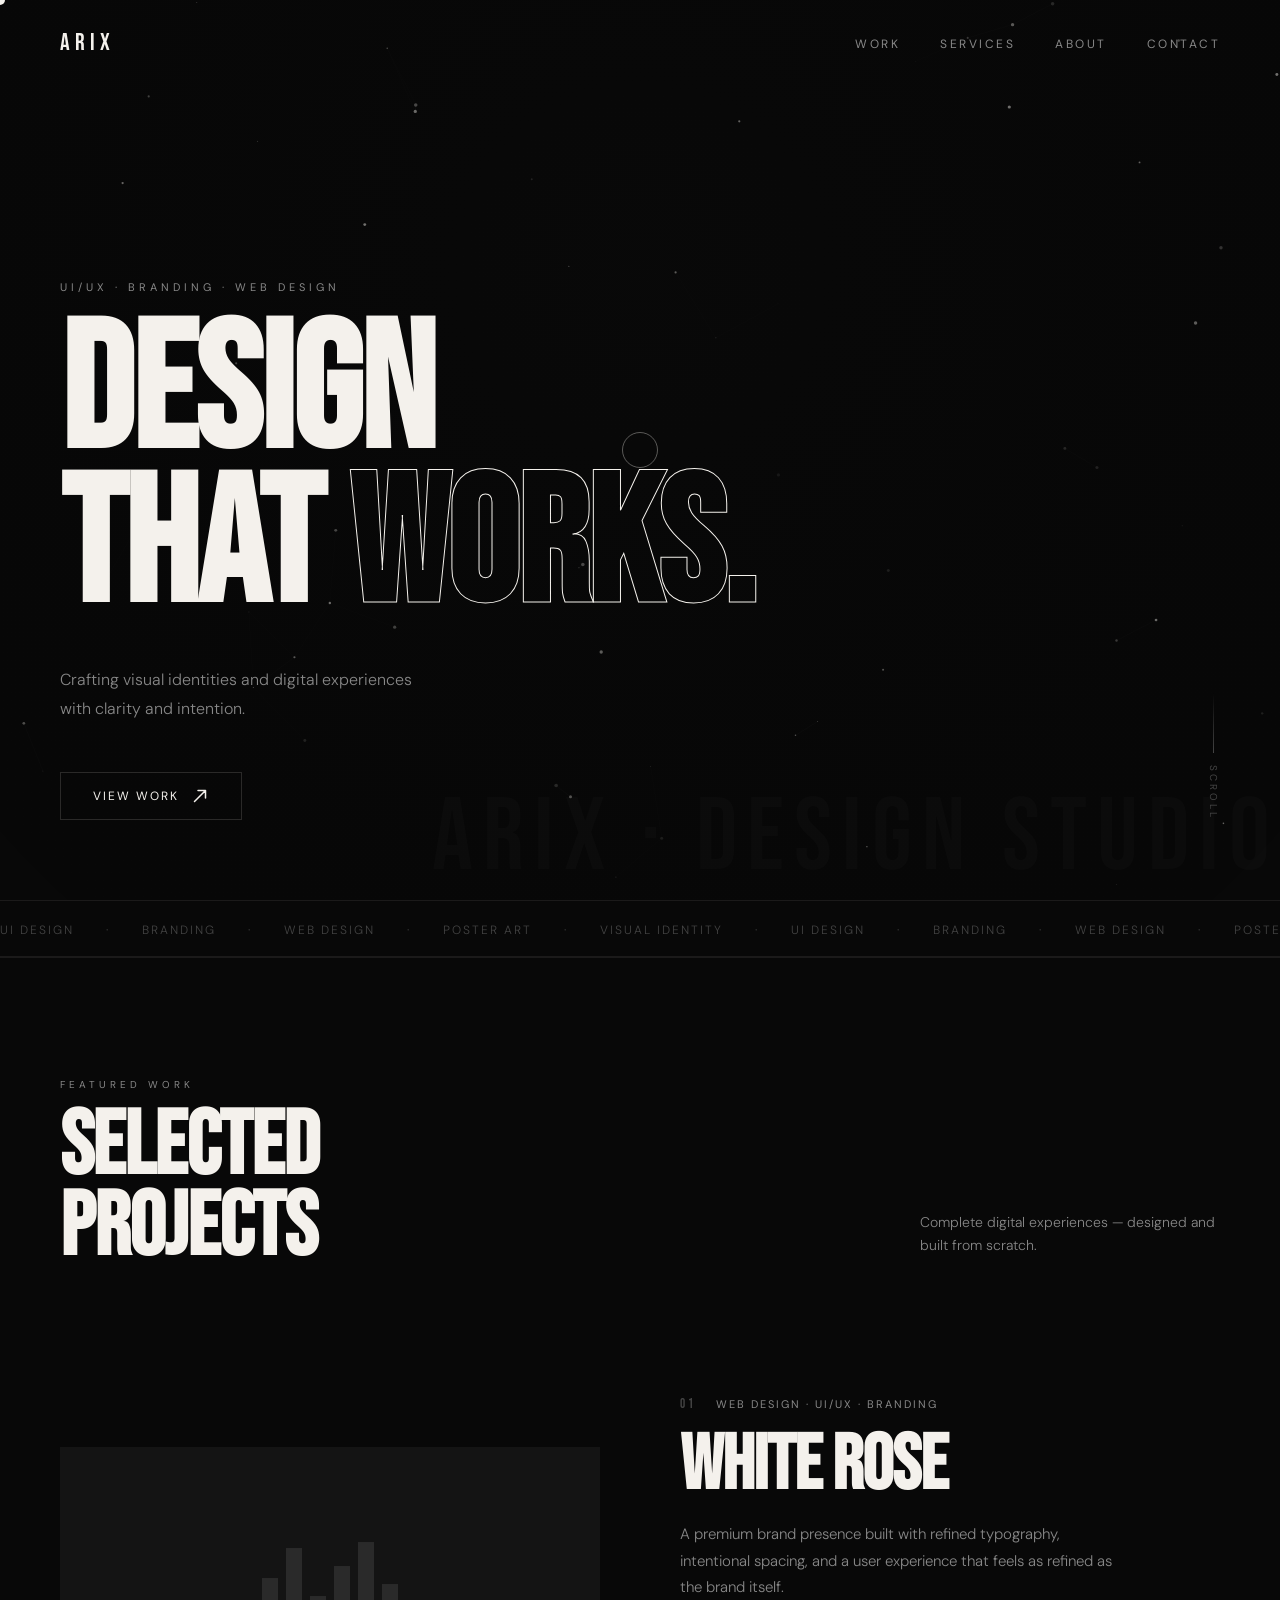
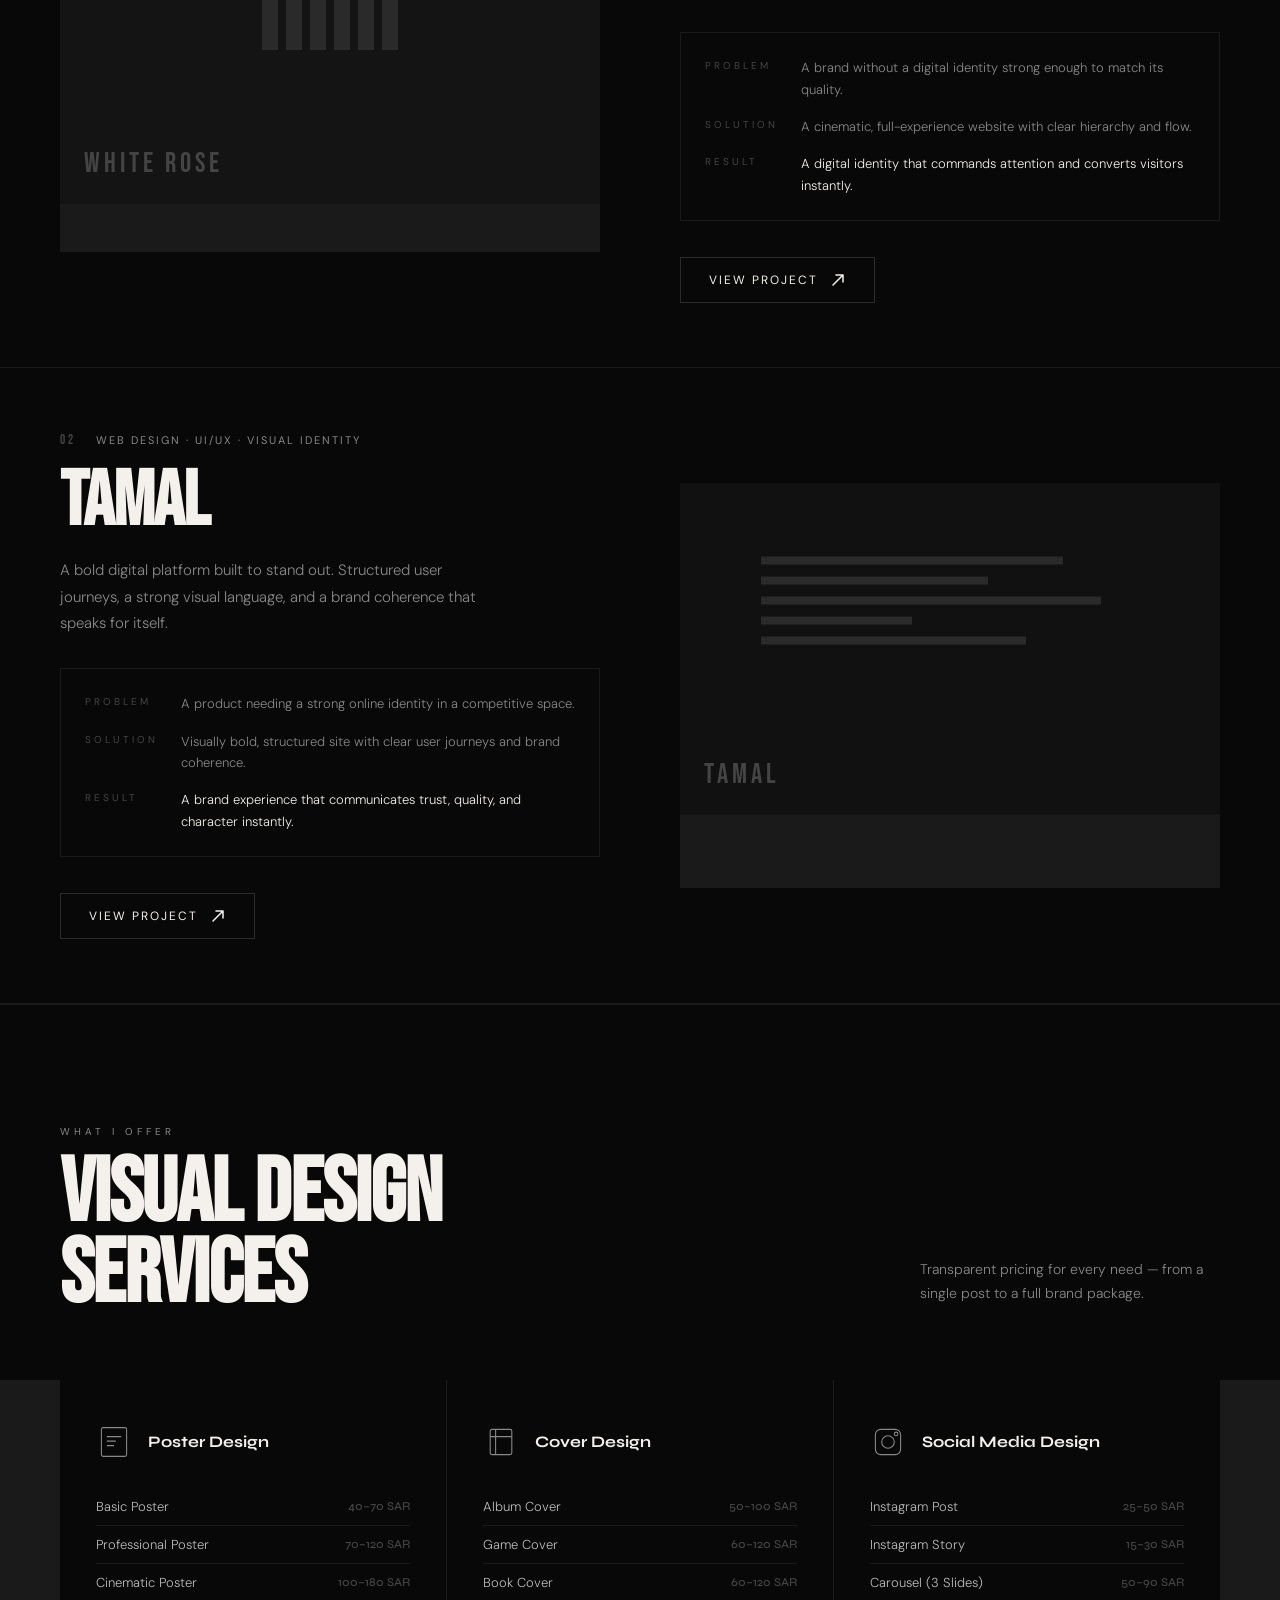
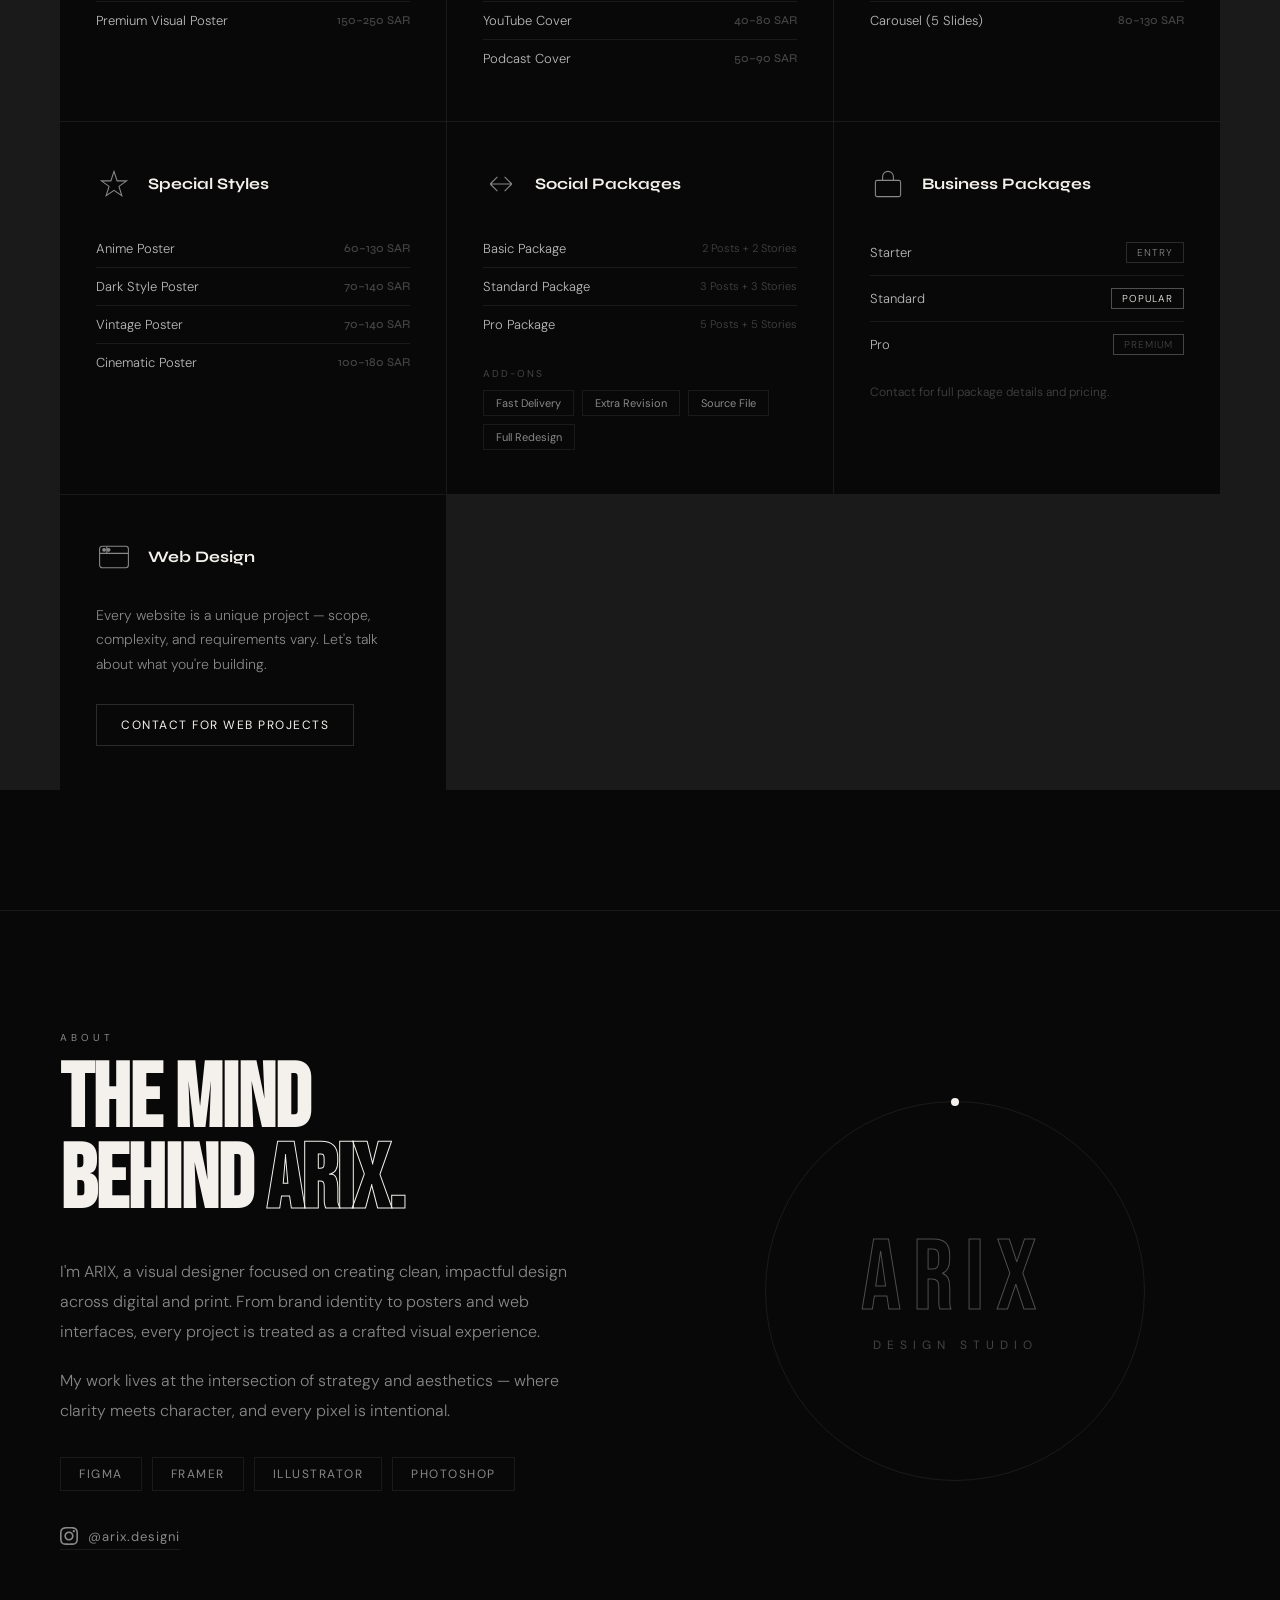
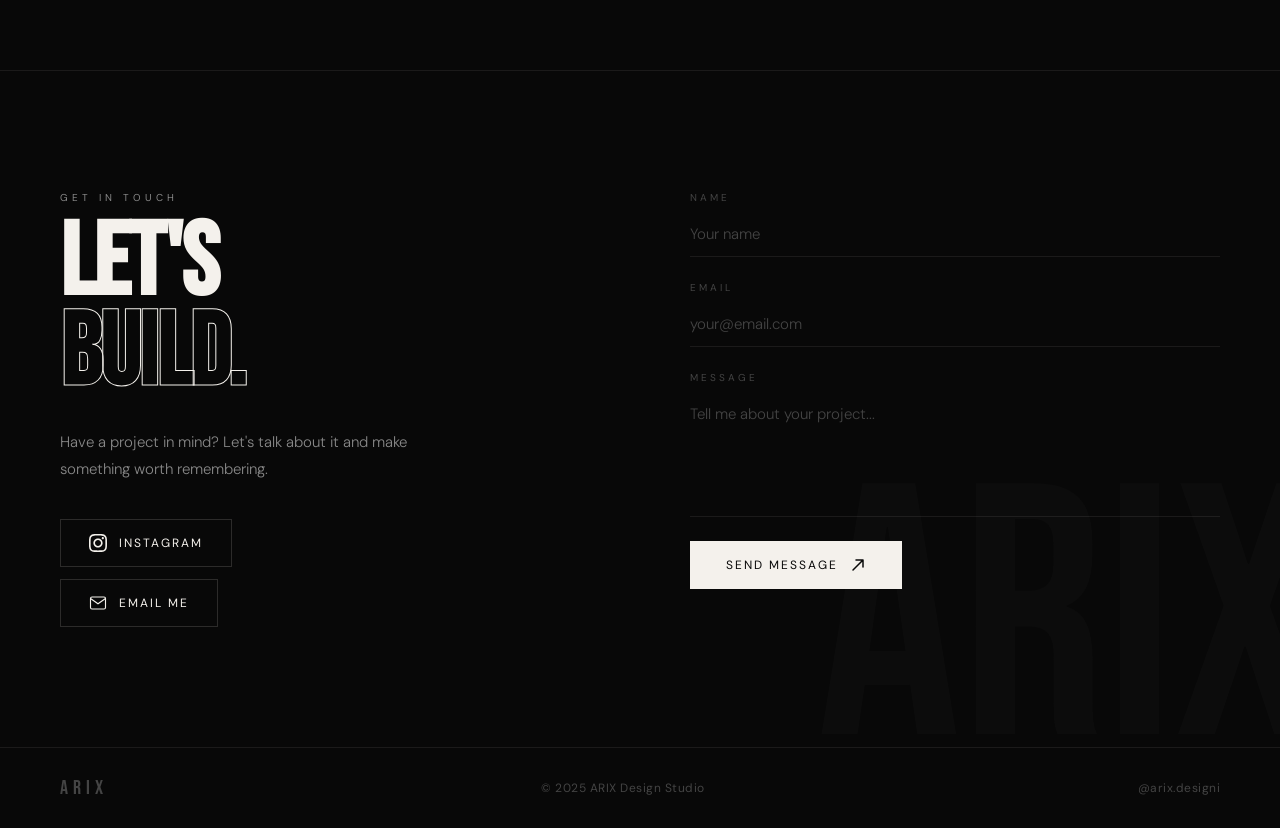
<file: index.html>
<!DOCTYPE html>
<html lang="en">
<head>
  <meta charset="UTF-8" />
  <meta name="viewport" content="width=device-width, initial-scale=1.0" />
  <title>ARIX — Design Studio</title>
  <link rel="stylesheet" href="style.css" />
  <link rel="preconnect" href="https://fonts.googleapis.com" />
  <link rel="preconnect" href="https://fonts.gstatic.com" crossorigin />
  <link href="https://fonts.googleapis.com/css2?family=Bebas+Neue&family=Syne:wght@400;500;700;800&family=DM+Sans:ital,opsz,wght@0,9..40,300;0,9..40,400;1,9..40,300&display=swap" rel="stylesheet" />
</head>
<body>

  <!-- CURSOR -->
  <div class="cursor" id="cursor"></div>
  <div class="cursor-ring" id="cursor-ring"></div>

  <!-- NAV -->
  <nav id="nav">
    <a href="#" class="nav-logo">ARIX</a>
    <ul class="nav-links">
      <li><a href="#work" data-nav>Work</a></li>
      <li><a href="#services" data-nav>Services</a></li>
      <li><a href="#about" data-nav>About</a></li>
      <li><a href="#contact" data-nav>Contact</a></li>
    </ul>
    <button class="nav-menu-btn" id="menuBtn" aria-label="Menu">
      <span></span><span></span>
    </button>
  </nav>

  <!-- MOBILE MENU -->
  <div class="mobile-menu" id="mobileMenu">
    <ul>
      <li><a href="#work" class="mobile-link">Work</a></li>
      <li><a href="#services" class="mobile-link">Services</a></li>
      <li><a href="#about" class="mobile-link">About</a></li>
      <li><a href="#contact" class="mobile-link">Contact</a></li>
    </ul>
  </div>

  <!-- HERO -->
  <section id="hero">
    <canvas id="heroCanvas"></canvas>
    <div class="hero-content">
      <p class="hero-eyebrow reveal-hero">UI/UX · Branding · Web Design</p>
      <h1 class="hero-title reveal-hero delay-1">
        Design<br/>That <em>Works.</em>
      </h1>
      <p class="hero-subtitle reveal-hero delay-2">
        Crafting visual identities and digital experiences<br/>with clarity and intention.
      </p>
      <a href="#work" class="hero-cta reveal-hero delay-3">
        <span>View Work</span>
        <svg width="18" height="18" viewBox="0 0 18 18" fill="none">
          <path d="M3.5 14.5L14.5 3.5M14.5 3.5H7M14.5 3.5V11" stroke="currentColor" stroke-width="1.5" stroke-linecap="round" stroke-linejoin="round"/>
        </svg>
      </a>
    </div>
    <div class="hero-scroll-indicator">
      <div class="scroll-dot"></div>
      <span>Scroll</span>
    </div>
    <div class="hero-bottom-text">ARIX · Design Studio</div>
  </section>

  <!-- MARQUEE -->
  <div class="marquee-wrap">
    <div class="marquee-track">
      <span>UI Design</span><span class="dot">·</span>
      <span>Branding</span><span class="dot">·</span>
      <span>Web Design</span><span class="dot">·</span>
      <span>Poster Art</span><span class="dot">·</span>
      <span>Visual Identity</span><span class="dot">·</span>
      <span>UI Design</span><span class="dot">·</span>
      <span>Branding</span><span class="dot">·</span>
      <span>Web Design</span><span class="dot">·</span>
      <span>Poster Art</span><span class="dot">·</span>
      <span>Visual Identity</span><span class="dot">·</span>
      <span>UI Design</span><span class="dot">·</span>
      <span>Branding</span><span class="dot">·</span>
      <span>Web Design</span><span class="dot">·</span>
      <span>Poster Art</span><span class="dot">·</span>
      <span>Visual Identity</span><span class="dot">·</span>
    </div>
  </div>

  <!-- WORK -->
  <section id="work">
    <div class="section-header reveal">
      <div>
        <p class="section-eyebrow">Featured Work</p>
        <h2 class="section-title">Selected<br/>Projects</h2>
      </div>
      <p class="section-desc">Complete digital experiences — designed and built from scratch.</p>
    </div>

    <!-- PROJECT 1 -->
    <article class="project-row reveal" data-index="01">
      <div class="project-visual-col">
        <div class="project-frame">
          <div class="project-frame-inner">
            <div class="project-placeholder" id="p1-placeholder">
              <div class="placeholder-grid">
                <div class="pg-bar" style="--h:60%;--d:0s"></div>
                <div class="pg-bar" style="--h:85%;--d:.1s"></div>
                <div class="pg-bar" style="--h:45%;--d:.2s"></div>
                <div class="pg-bar" style="--h:70%;--d:.3s"></div>
                <div class="pg-bar" style="--h:90%;--d:.4s"></div>
                <div class="pg-bar" style="--h:55%;--d:.5s"></div>
              </div>
              <span class="placeholder-name">White Rose</span>
            </div>
          </div>
          <div class="project-frame-overlay">
            <a href="https://agreeable-discussions-864930.framer.app/" target="_blank" rel="noopener" class="preview-btn">
              Preview Site
              <svg width="14" height="14" viewBox="0 0 14 14" fill="none"><path d="M2 12L12 2M12 2H5M12 2V9" stroke="currentColor" stroke-width="1.5" stroke-linecap="round" stroke-linejoin="round"/></svg>
            </a>
          </div>
        </div>
      </div>
      <div class="project-info-col">
        <div class="project-meta">
          <span class="project-num">01</span>
          <span class="project-type">Web Design · UI/UX · Branding</span>
        </div>
        <h3 class="project-name">White Rose</h3>
        <p class="project-desc">A premium brand presence built with refined typography, intentional spacing, and a user experience that feels as refined as the brand itself.</p>
        <div class="case-study">
          <div class="cs-item">
            <span class="cs-label">Problem</span>
            <span class="cs-text">A brand without a digital identity strong enough to match its quality.</span>
          </div>
          <div class="cs-item">
            <span class="cs-label">Solution</span>
            <span class="cs-text">A cinematic, full-experience website with clear hierarchy and flow.</span>
          </div>
          <div class="cs-item highlight">
            <span class="cs-label">Result</span>
            <span class="cs-text">A digital identity that commands attention and converts visitors instantly.</span>
          </div>
        </div>
        <a href="https://agreeable-discussions-864930.framer.app/" target="_blank" rel="noopener" class="project-link">
          View Project
          <svg width="16" height="16" viewBox="0 0 16 16" fill="none"><path d="M3 13L13 3M13 3H6M13 3V10" stroke="currentColor" stroke-width="1.5" stroke-linecap="round" stroke-linejoin="round"/></svg>
        </a>
      </div>
    </article>

    <!-- PROJECT 2 -->
    <article class="project-row reverse reveal" data-index="02">
      <div class="project-visual-col">
        <div class="project-frame">
          <div class="project-frame-inner">
            <div class="project-placeholder" id="p2-placeholder" style="--bg:#111;">
              <div class="placeholder-lines">
                <div class="pl-line" style="--w:80%;--d:0s"></div>
                <div class="pl-line" style="--w:60%;--d:.15s"></div>
                <div class="pl-line" style="--w:90%;--d:.3s"></div>
                <div class="pl-line" style="--w:40%;--d:.45s"></div>
                <div class="pl-line" style="--w:70%;--d:.6s"></div>
              </div>
              <span class="placeholder-name">Tamal</span>
            </div>
          </div>
          <div class="project-frame-overlay">
            <a href="https://navigate-life-662568.framer.app/" target="_blank" rel="noopener" class="preview-btn">
              Preview Site
              <svg width="14" height="14" viewBox="0 0 14 14" fill="none"><path d="M2 12L12 2M12 2H5M12 2V9" stroke="currentColor" stroke-width="1.5" stroke-linecap="round" stroke-linejoin="round"/></svg>
            </a>
          </div>
        </div>
      </div>
      <div class="project-info-col">
        <div class="project-meta">
          <span class="project-num">02</span>
          <span class="project-type">Web Design · UI/UX · Visual Identity</span>
        </div>
        <h3 class="project-name">Tamal</h3>
        <p class="project-desc">A bold digital platform built to stand out. Structured user journeys, a strong visual language, and a brand coherence that speaks for itself.</p>
        <div class="case-study">
          <div class="cs-item">
            <span class="cs-label">Problem</span>
            <span class="cs-text">A product needing a strong online identity in a competitive space.</span>
          </div>
          <div class="cs-item">
            <span class="cs-label">Solution</span>
            <span class="cs-text">Visually bold, structured site with clear user journeys and brand coherence.</span>
          </div>
          <div class="cs-item highlight">
            <span class="cs-label">Result</span>
            <span class="cs-text">A brand experience that communicates trust, quality, and character instantly.</span>
          </div>
        </div>
        <a href="https://navigate-life-662568.framer.app/" target="_blank" rel="noopener" class="project-link">
          View Project
          <svg width="16" height="16" viewBox="0 0 16 16" fill="none"><path d="M3 13L13 3M13 3H6M13 3V10" stroke="currentColor" stroke-width="1.5" stroke-linecap="round" stroke-linejoin="round"/></svg>
        </a>
      </div>
    </article>
  </section>

  <!-- SERVICES -->
  <section id="services">
    <div class="section-header reveal">
      <div>
        <p class="section-eyebrow">What I Offer</p>
        <h2 class="section-title">Visual Design<br/>Services</h2>
      </div>
      <p class="section-desc">Transparent pricing for every need — from a single post to a full brand package.</p>
    </div>

    <div class="services-grid">

      <!-- POSTER DESIGN -->
      <div class="service-card reveal">
        <div class="sc-head">
          <svg class="sc-icon" viewBox="0 0 40 40" fill="none" stroke="currentColor" stroke-width="1.2">
            <rect x="6" y="4" width="28" height="32" rx="2"/>
            <path d="M12 14h16M12 19h10M12 24h8"/>
          </svg>
          <h3>Poster Design</h3>
        </div>
        <ul class="sc-list">
          <li><span>Basic Poster</span><span class="price">40–70 SAR</span></li>
          <li><span>Professional Poster</span><span class="price">70–120 SAR</span></li>
          <li><span>Cinematic Poster</span><span class="price">100–180 SAR</span></li>
          <li><span>Premium Visual Poster</span><span class="price">150–250 SAR</span></li>
        </ul>
      </div>

      <!-- COVER DESIGN -->
      <div class="service-card reveal">
        <div class="sc-head">
          <svg class="sc-icon" viewBox="0 0 40 40" fill="none" stroke="currentColor" stroke-width="1.2">
            <rect x="8" y="6" width="24" height="28" rx="2"/>
            <path d="M8 14h24M14 6v28"/>
          </svg>
          <h3>Cover Design</h3>
        </div>
        <ul class="sc-list">
          <li><span>Album Cover</span><span class="price">50–100 SAR</span></li>
          <li><span>Game Cover</span><span class="price">60–120 SAR</span></li>
          <li><span>Book Cover</span><span class="price">60–120 SAR</span></li>
          <li><span>YouTube Cover</span><span class="price">40–80 SAR</span></li>
          <li><span>Podcast Cover</span><span class="price">50–90 SAR</span></li>
        </ul>
      </div>

      <!-- SOCIAL MEDIA -->
      <div class="service-card reveal">
        <div class="sc-head">
          <svg class="sc-icon" viewBox="0 0 40 40" fill="none" stroke="currentColor" stroke-width="1.2">
            <rect x="6" y="6" width="28" height="28" rx="6"/>
            <circle cx="20" cy="20" r="7"/>
            <circle cx="29" cy="11" r="2"/>
          </svg>
          <h3>Social Media Design</h3>
        </div>
        <ul class="sc-list">
          <li><span>Instagram Post</span><span class="price">25–50 SAR</span></li>
          <li><span>Instagram Story</span><span class="price">15–30 SAR</span></li>
          <li><span>Carousel (3 Slides)</span><span class="price">50–90 SAR</span></li>
          <li><span>Carousel (5 Slides)</span><span class="price">80–130 SAR</span></li>
        </ul>
      </div>

      <!-- SPECIAL STYLES -->
      <div class="service-card reveal">
        <div class="sc-head">
          <svg class="sc-icon" viewBox="0 0 40 40" fill="none" stroke="currentColor" stroke-width="1.2">
            <path d="M20 6l3.5 10.5H34l-8.5 6.2 3.2 10.3L20 27l-8.7 6 3.2-10.3L6 16.5h10.5z"/>
          </svg>
          <h3>Special Styles</h3>
        </div>
        <ul class="sc-list">
          <li><span>Anime Poster</span><span class="price">60–130 SAR</span></li>
          <li><span>Dark Style Poster</span><span class="price">70–140 SAR</span></li>
          <li><span>Vintage Poster</span><span class="price">70–140 SAR</span></li>
          <li><span>Cinematic Poster</span><span class="price">100–180 SAR</span></li>
        </ul>
      </div>

      <!-- PACKAGES -->
      <div class="service-card reveal">
        <div class="sc-head">
          <svg class="sc-icon" viewBox="0 0 40 40" fill="none" stroke="currentColor" stroke-width="1.2">
            <path d="M8 20h24M8 20L16 12M8 20l8 8M32 20l-8-8M32 20l-8 8"/>
          </svg>
          <h3>Social Packages</h3>
        </div>
        <ul class="sc-list">
          <li><span>Basic Package</span><span class="price-tag">2 Posts + 2 Stories</span></li>
          <li><span>Standard Package</span><span class="price-tag">3 Posts + 3 Stories</span></li>
          <li><span>Pro Package</span><span class="price-tag">5 Posts + 5 Stories</span></li>
        </ul>
        <div class="sc-extras">
          <p class="sc-extras-title">Add-ons</p>
          <div class="extras-tags">
            <span>Fast Delivery</span>
            <span>Extra Revision</span>
            <span>Source File</span>
            <span>Full Redesign</span>
          </div>
        </div>
      </div>

      <!-- BUSINESS PACKAGES -->
      <div class="service-card reveal">
        <div class="sc-head">
          <svg class="sc-icon" viewBox="0 0 40 40" fill="none" stroke="currentColor" stroke-width="1.2">
            <rect x="6" y="16" width="28" height="18" rx="2"/>
            <path d="M14 16v-4a6 6 0 0112 0v4"/>
          </svg>
          <h3>Business Packages</h3>
        </div>
        <ul class="sc-list packages">
          <li>
            <span>Starter</span>
            <span class="badge">Entry</span>
          </li>
          <li>
            <span>Standard</span>
            <span class="badge popular">Popular</span>
          </li>
          <li>
            <span>Pro</span>
            <span class="badge premium">Premium</span>
          </li>
        </ul>
        <p class="sc-note">Contact for full package details and pricing.</p>
      </div>

      <!-- WEB DESIGN -->
      <div class="service-card web-card reveal">
        <div class="sc-head">
          <svg class="sc-icon" viewBox="0 0 40 40" fill="none" stroke="currentColor" stroke-width="1.2">
            <rect x="4" y="8" width="32" height="24" rx="3"/>
            <path d="M4 16h32M12 8v8"/>
            <circle cx="9" cy="12" r="1.5" fill="currentColor"/>
            <circle cx="14" cy="12" r="1.5" fill="currentColor"/>
          </svg>
          <h3>Web Design</h3>
        </div>
        <p class="web-desc">Every website is a unique project — scope, complexity, and requirements vary. Let's talk about what you're building.</p>
        <a href="#contact" class="web-contact-btn">Contact for Web Projects</a>
      </div>

    </div>
  </section>

  <!-- ABOUT -->
  <section id="about">
    <div class="about-inner">
      <div class="about-text-col reveal">
        <p class="section-eyebrow">About</p>
        <h2 class="about-title">The Mind<br/>Behind <em>ARIX.</em></h2>
        <p class="about-body">
          I'm ARIX, a visual designer focused on creating clean, impactful design across digital and print. From brand identity to posters and web interfaces, every project is treated as a crafted visual experience.
        </p>
        <p class="about-body">
          My work lives at the intersection of strategy and aesthetics — where clarity meets character, and every pixel is intentional.
        </p>
        <div class="skills-row">
          <div class="skill-tag">Figma</div>
          <div class="skill-tag">Framer</div>
          <div class="skill-tag">Illustrator</div>
          <div class="skill-tag">Photoshop</div>
        </div>
        <a href="https://www.instagram.com/arix.designi/" target="_blank" class="about-insta">
          <svg width="18" height="18" viewBox="0 0 24 24" fill="currentColor"><path d="M12 2.163c3.204 0 3.584.012 4.85.07 3.252.148 4.771 1.691 4.919 4.919.058 1.265.069 1.645.069 4.849 0 3.205-.012 3.584-.069 4.849-.149 3.225-1.664 4.771-4.919 4.919-1.266.058-1.644.07-4.85.07-3.204 0-3.584-.012-4.849-.07-3.26-.149-4.771-1.699-4.919-4.92-.058-1.265-.07-1.644-.07-4.849 0-3.204.013-3.583.07-4.849.149-3.227 1.664-4.771 4.919-4.919 1.266-.057 1.645-.069 4.849-.069zm0-2.163c-3.259 0-3.667.014-4.947.072-4.358.2-6.78 2.618-6.98 6.98-.059 1.281-.073 1.689-.073 4.948 0 3.259.014 3.668.072 4.948.2 4.358 2.618 6.78 6.98 6.98 1.281.058 1.689.072 4.948.072 3.259 0 3.668-.014 4.948-.072 4.354-.2 6.782-2.618 6.979-6.98.059-1.28.073-1.689.073-4.948 0-3.259-.014-3.667-.072-4.947-.196-4.354-2.617-6.78-6.979-6.98-1.281-.059-1.69-.073-4.949-.073zm0 5.838c-3.403 0-6.162 2.759-6.162 6.162s2.759 6.163 6.162 6.163 6.162-2.759 6.162-6.163c0-3.403-2.759-6.162-6.162-6.162zm0 10.162c-2.209 0-4-1.79-4-4 0-2.209 1.791-4 4-4s4 1.791 4 4c0 2.21-1.791 4-4 4zm6.406-11.845c-.796 0-1.441.645-1.441 1.44s.645 1.44 1.441 1.44c.795 0 1.439-.645 1.439-1.44s-.644-1.44-1.439-1.44z"/></svg>
          @arix.designi
        </a>
      </div>
      <div class="about-visual-col reveal">
        <div class="about-logo-block">
          <div class="logo-ring"></div>
          <div class="logo-inner">
            <span class="logo-text-big">ARIX</span>
            <span class="logo-sub">Design Studio</span>
          </div>
        </div>
      </div>
    </div>
  </section>

  <!-- CONTACT -->
  <section id="contact">
    <div class="contact-bg-word">ARIX</div>
    <div class="contact-inner">
      <div class="contact-left reveal">
        <p class="section-eyebrow">Get In Touch</p>
        <h2 class="contact-title">Let's<br/><em>Build.</em></h2>
        <p class="contact-body">Have a project in mind? Let's talk about it and make something worth remembering.</p>
        <div class="contact-social">
          <a href="https://www.instagram.com/arix.designi/" target="_blank" rel="noopener" class="social-btn">
            <svg width="18" height="18" viewBox="0 0 24 24" fill="currentColor"><path d="M12 2.163c3.204 0 3.584.012 4.85.07 3.252.148 4.771 1.691 4.919 4.919.058 1.265.069 1.645.069 4.849 0 3.205-.012 3.584-.069 4.849-.149 3.225-1.664 4.771-4.919 4.919-1.266.058-1.644.07-4.85.07-3.204 0-3.584-.012-4.849-.07-3.26-.149-4.771-1.699-4.919-4.92-.058-1.265-.07-1.644-.07-4.849 0-3.204.013-3.583.07-4.849.149-3.227 1.664-4.771 4.919-4.919 1.266-.057 1.645-.069 4.849-.069zm0-2.163c-3.259 0-3.667.014-4.947.072-4.358.2-6.78 2.618-6.98 6.98-.059 1.281-.073 1.689-.073 4.948 0 3.259.014 3.668.072 4.948.2 4.358 2.618 6.78 6.98 6.98 1.281.058 1.689.072 4.948.072 3.259 0 3.668-.014 4.948-.072 4.354-.2 6.782-2.618 6.979-6.98.059-1.28.073-1.689.073-4.948 0-3.259-.014-3.667-.072-4.947-.196-4.354-2.617-6.78-6.979-6.98-1.281-.059-1.69-.073-4.949-.073zm0 5.838c-3.403 0-6.162 2.759-6.162 6.162s2.759 6.163 6.162 6.163 6.162-2.759 6.162-6.163c0-3.403-2.759-6.162-6.162-6.162zm0 10.162c-2.209 0-4-1.79-4-4 0-2.209 1.791-4 4-4s4 1.791 4 4c0 2.21-1.791 4-4 4zm6.406-11.845c-.796 0-1.441.645-1.441 1.44s.645 1.44 1.441 1.44c.795 0 1.439-.645 1.439-1.44s-.644-1.44-1.439-1.44z"/></svg>
            Instagram
          </a>
          <a href="mailto:hello@arix.design" class="social-btn email-btn">
            <svg width="18" height="18" viewBox="0 0 24 24" fill="none" stroke="currentColor" stroke-width="1.5"><path d="M4 4h16c1.1 0 2 .9 2 2v12c0 1.1-.9 2-2 2H4c-1.1 0-2-.9-2-2V6c0-1.1.9-2 2-2z"/><path d="M22 6l-10 7L2 6"/></svg>
            Email Me
          </a>
        </div>
      </div>
      <div class="contact-right reveal">
        <form id="contactForm" class="contact-form" novalidate>
          <div class="form-group">
            <label for="name">Name</label>
            <input type="text" id="name" name="name" placeholder="Your name" required />
          </div>
          <div class="form-group">
            <label for="email">Email</label>
            <input type="email" id="email" name="email" placeholder="your@email.com" required />
          </div>
          <div class="form-group">
            <label for="message">Message</label>
            <textarea id="message" name="message" rows="5" placeholder="Tell me about your project..." required></textarea>
          </div>
          <button type="submit" class="form-submit" id="submitBtn">
            <span id="submitText">Send Message</span>
            <svg width="16" height="16" viewBox="0 0 16 16" fill="none"><path d="M3 13L13 3M13 3H6M13 3V10" stroke="currentColor" stroke-width="1.5" stroke-linecap="round" stroke-linejoin="round"/></svg>
          </button>
          <div class="form-success" id="formSuccess">
            <svg width="20" height="20" viewBox="0 0 20 20" fill="none"><path d="M4 10l4 4 8-8" stroke="currentColor" stroke-width="1.5" stroke-linecap="round" stroke-linejoin="round"/></svg>
            Message sent! I'll get back to you soon.
          </div>
          <div class="form-error" id="formError">
            Something went wrong. Please try again or email me directly.
          </div>
          <p class="form-sheets-note">
            <!-- 
              GOOGLE SHEETS SETUP:
              1. Create a Google Sheet with columns: Timestamp | Name | Email | Message
              2. Go to Extensions > Apps Script, paste the code from script.js comments
              3. Deploy as Web App (Execute as: Me, Access: Anyone)
              4. Copy the deployment URL and set SHEETS_URL in script.js
            -->
          </p>
        </form>
      </div>
    </div>
  </section>

  <!-- FOOTER -->
  <footer>
    <div class="footer-inner">
      <span class="footer-logo">ARIX</span>
      <span class="footer-copy">© 2025 ARIX Design Studio</span>
      <a href="https://www.instagram.com/arix.designi/" target="_blank" class="footer-insta">@arix.designi</a>
    </div>
  </footer>

  <script src="script.js"></script>
</body>
</html>
</file>
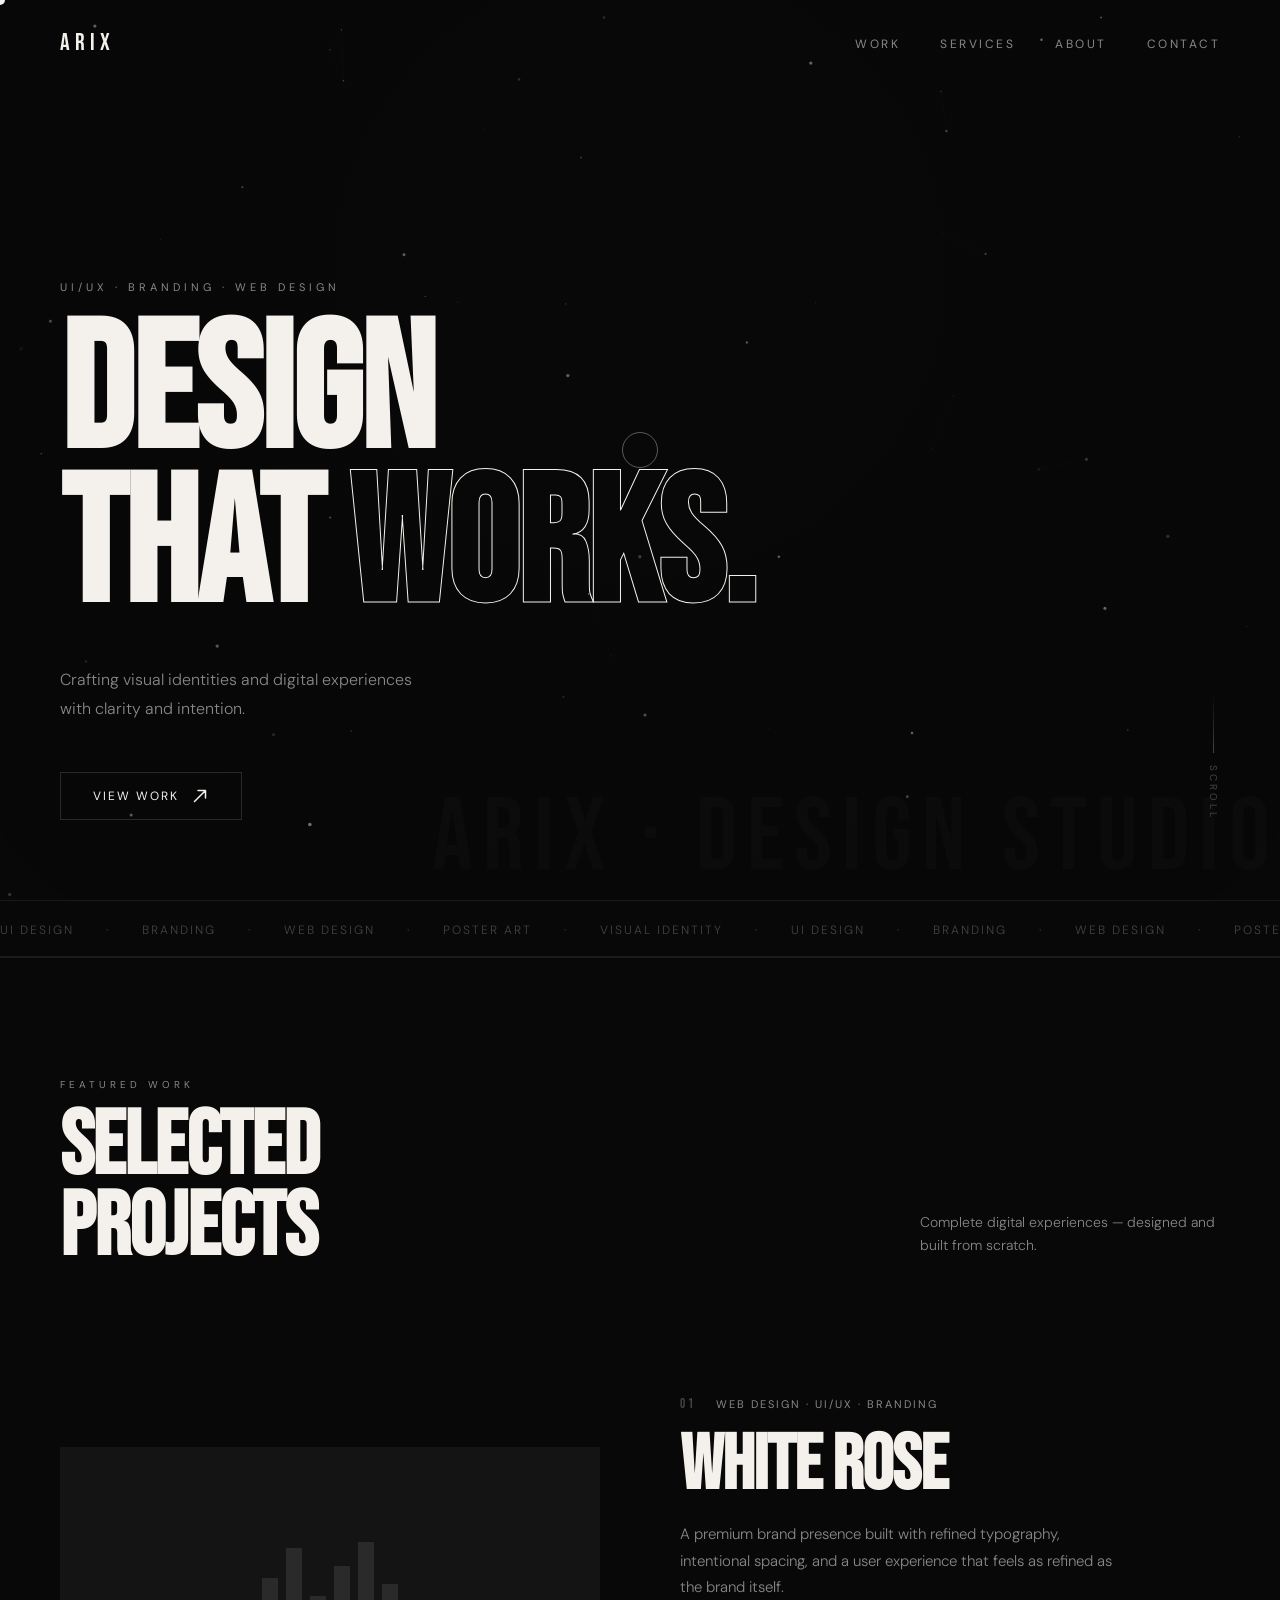
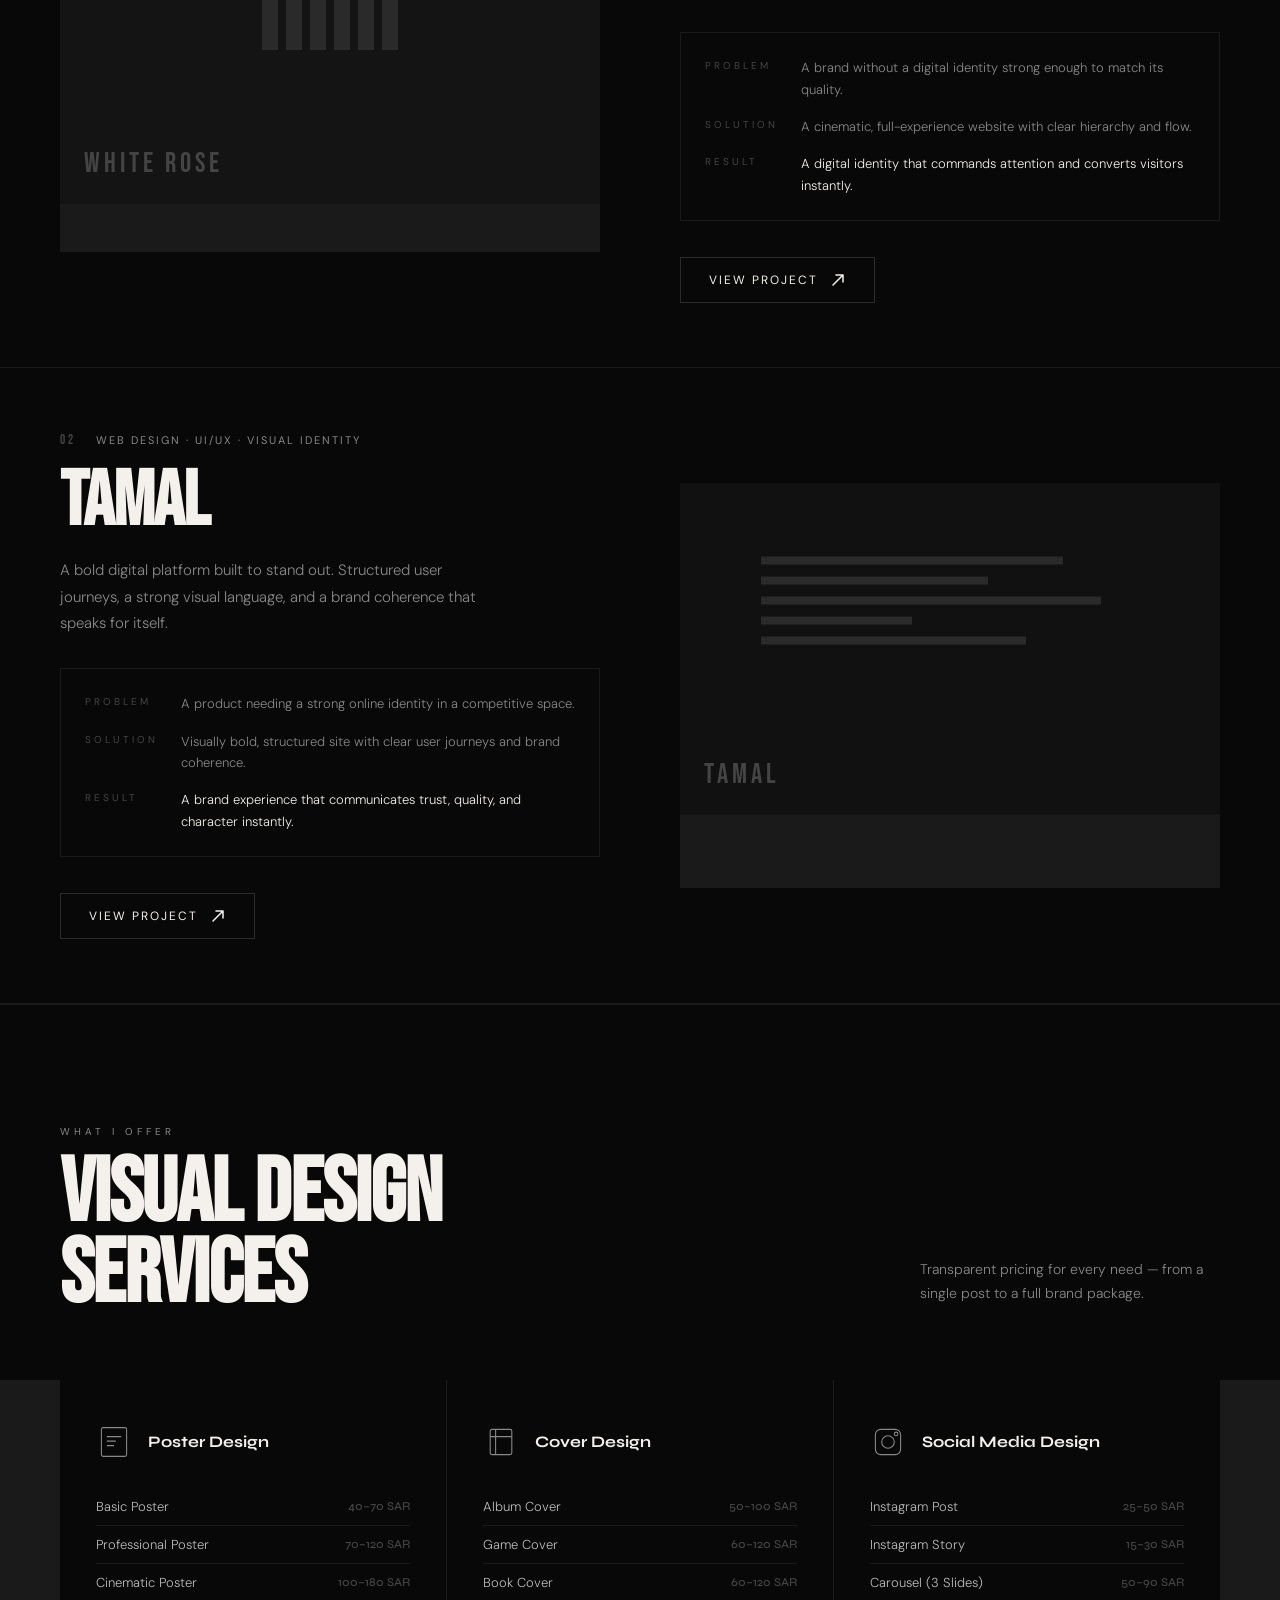
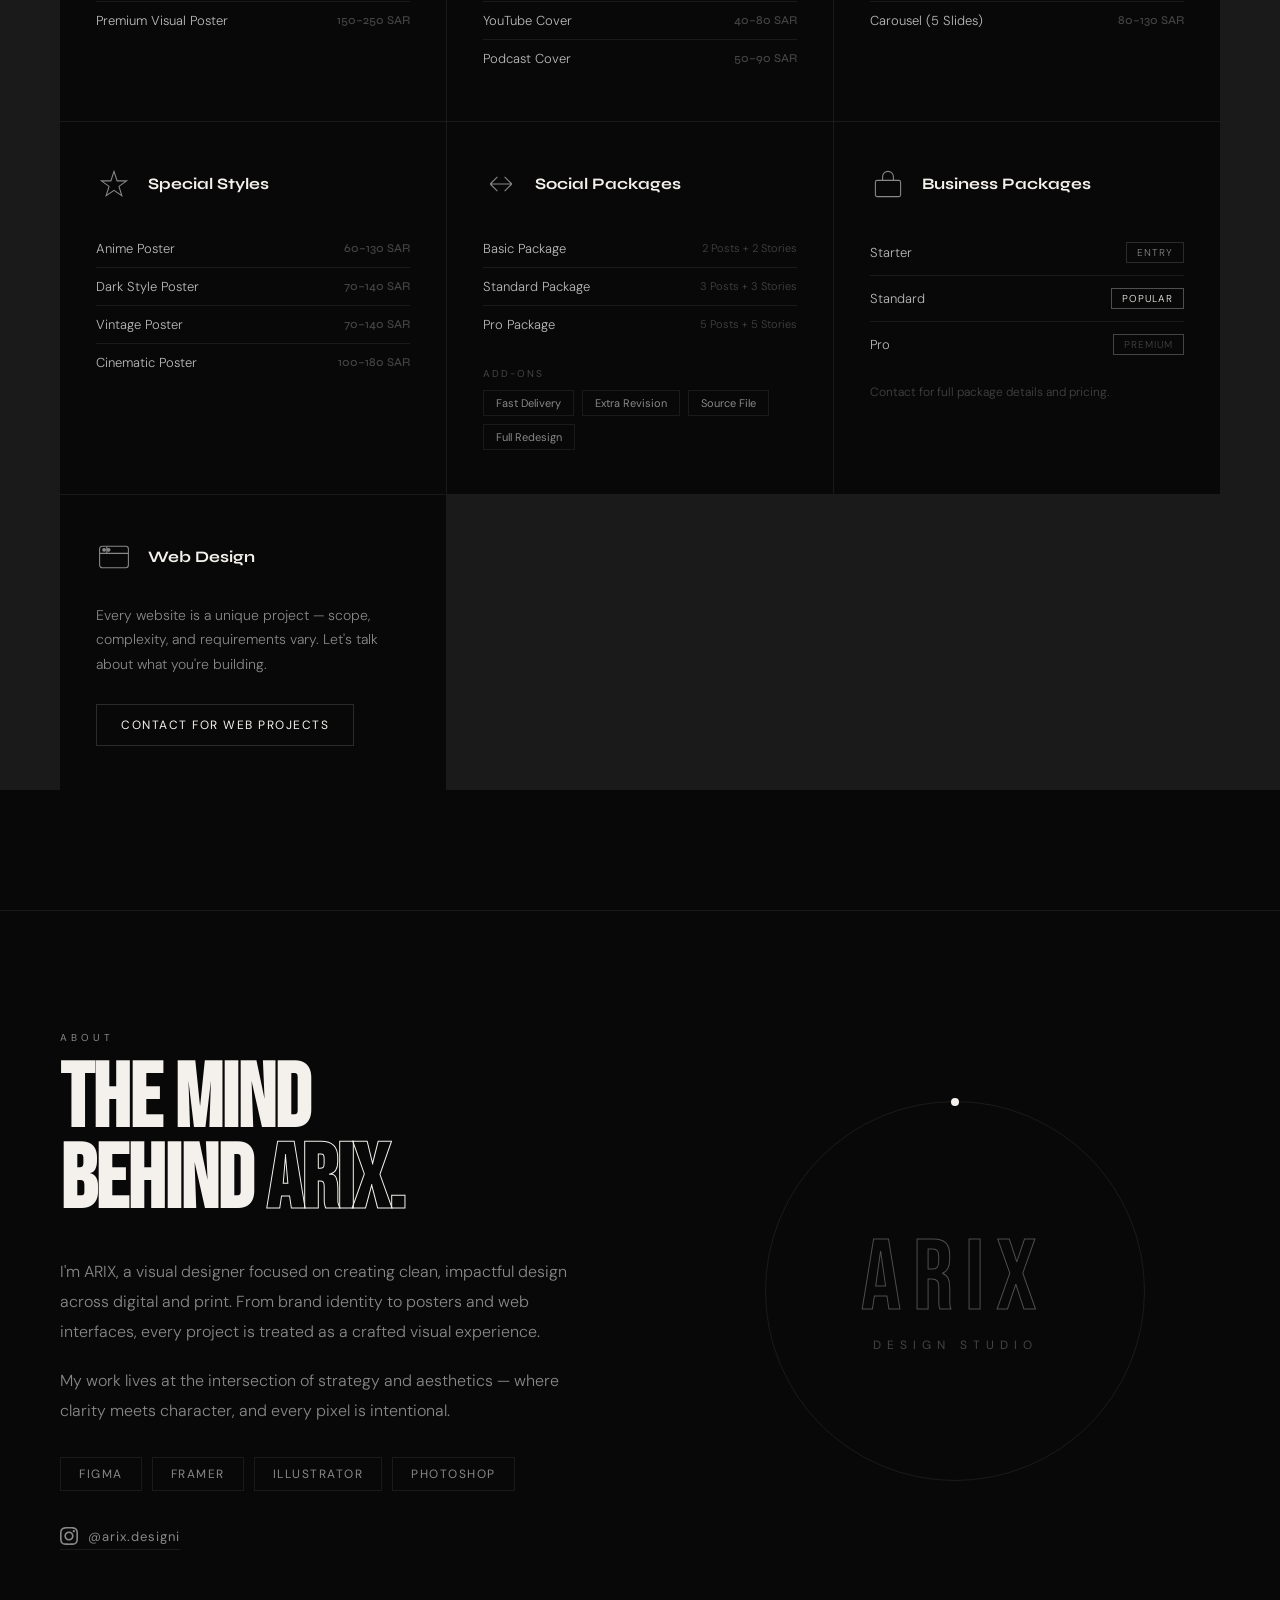
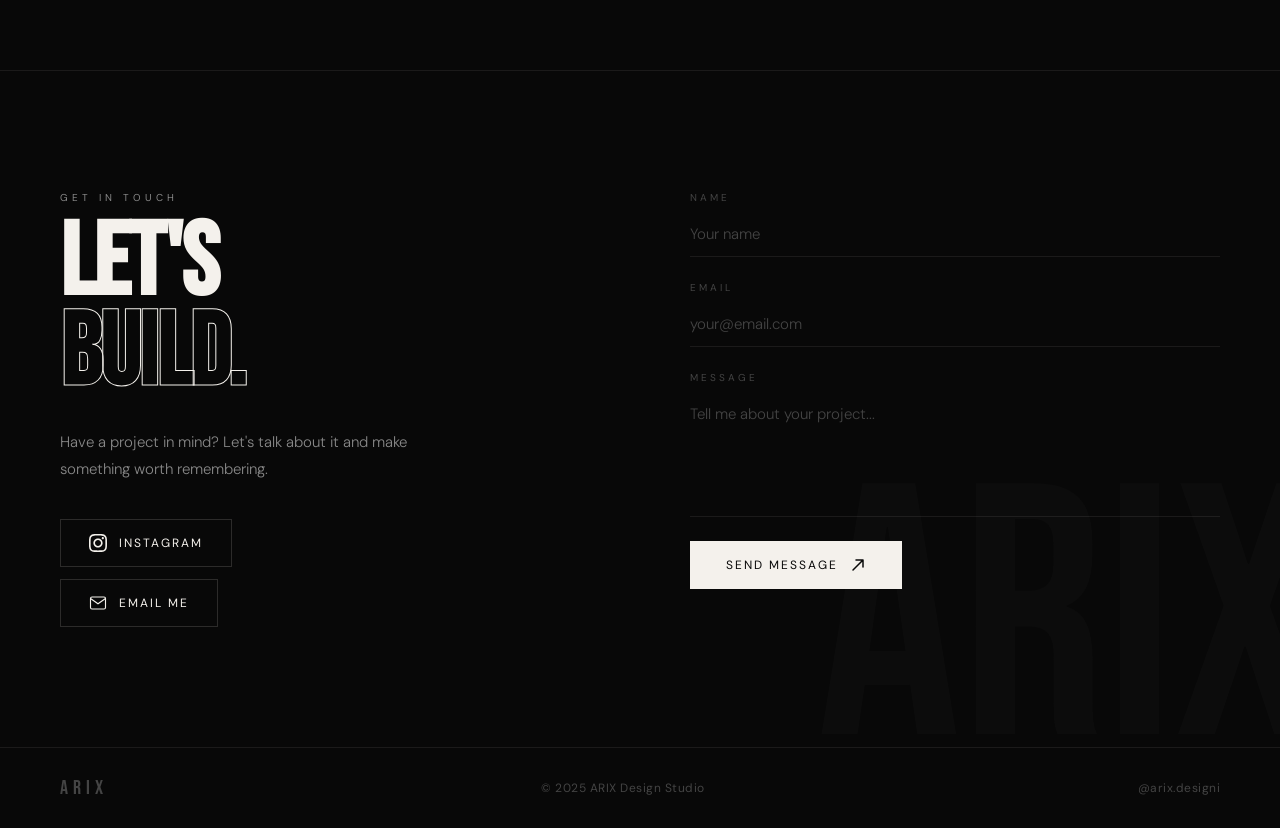
<file: arix-portfolio-full.html>
<!DOCTYPE html>
<html lang="en">
<head>
  <meta charset="UTF-8" />
  <meta name="viewport" content="width=device-width, initial-scale=1.0" />
  <title>ARIX — Design Studio</title>
  <style>
/* ============================================
   ARIX PORTFOLIO — style.css
   Black / White / Gray — Premium Minimal
   ============================================ */

/* ---------- RESET & BASE ---------- */
*, *::before, *::after { box-sizing: border-box; margin: 0; padding: 0; }

:root {
  --black:   #080808;
  --white:   #f4f1ec;
  --gray-1:  #1a1a1a;
  --gray-2:  #2a2a2a;
  --gray-3:  #444;
  --gray-4:  #888;
  --gray-5:  #bbb;
  --border:  rgba(244,241,236,0.08);
  --border-md: rgba(244,241,236,0.15);
  --ff-display: 'Bebas Neue', sans-serif;
  --ff-body:    'Syne', sans-serif;
  --ff-light:   'DM Sans', sans-serif;
  --ease-out: cubic-bezier(0.22, 1, 0.36, 1);
  --ease-in-out: cubic-bezier(0.65, 0, 0.35, 1);
  --sp-xs: 8px;
  --sp-sm: 16px;
  --sp-md: 32px;
  --sp-lg: 64px;
  --sp-xl: 120px;
  --sp-2xl: 200px;
  --max-w: 1320px;
  --pad-x: 60px;
}

html { scroll-behavior: smooth; font-size: 16px; }

body {
  background: var(--black);
  color: var(--white);
  font-family: var(--ff-body);
  overflow-x: hidden;
  cursor: none;
  -webkit-font-smoothing: antialiased;
}

a { color: inherit; text-decoration: none; }
img { display: block; max-width: 100%; }
button { cursor: none; }

/* ---------- CUSTOM CURSOR ---------- */
.cursor {
  width: 10px; height: 10px;
  background: var(--white);
  border-radius: 50%;
  position: fixed;
  top: 0; left: 0;
  pointer-events: none;
  z-index: 9999;
  transform: translate(-50%, -50%);
  transition: width 0.3s var(--ease-out),
              height 0.3s var(--ease-out),
              background 0.3s;
}
.cursor.hover { width: 20px; height: 20px; mix-blend-mode: difference; }
.cursor.click { width: 6px; height: 6px; }

.cursor-ring {
  width: 36px; height: 36px;
  border: 1px solid rgba(244,241,236,0.35);
  border-radius: 50%;
  position: fixed;
  top: 0; left: 0;
  pointer-events: none;
  z-index: 9998;
  transform: translate(-50%, -50%);
  transition: width 0.4s var(--ease-out),
              height 0.4s var(--ease-out),
              border-color 0.3s;
}
.cursor-ring.hover { width: 60px; height: 60px; border-color: rgba(244,241,236,0.6); }

/* ---------- NAVIGATION ---------- */
#nav {
  position: fixed;
  top: 0; left: 0; right: 0;
  z-index: 500;
  display: flex;
  align-items: center;
  justify-content: space-between;
  padding: 28px var(--pad-x);
  transition: background 0.4s, padding 0.4s;
}
#nav.scrolled {
  background: rgba(8,8,8,0.92);
  backdrop-filter: blur(16px);
  padding: 18px var(--pad-x);
  border-bottom: 1px solid var(--border);
}
.nav-logo {
  font-family: var(--ff-display);
  font-size: 24px;
  letter-spacing: 5px;
  color: var(--white);
  z-index: 1;
}
.nav-links {
  display: flex;
  list-style: none;
  gap: 40px;
}
.nav-links a {
  font-size: 12px;
  letter-spacing: 2.5px;
  text-transform: uppercase;
  color: var(--gray-4);
  transition: color 0.3s;
  font-family: var(--ff-light);
}
.nav-links a:hover { color: var(--white); }
.nav-menu-btn {
  display: none;
  flex-direction: column;
  gap: 6px;
  background: none;
  border: none;
  padding: 4px;
}
.nav-menu-btn span {
  display: block;
  width: 24px; height: 1px;
  background: var(--white);
  transition: transform 0.3s, opacity 0.3s;
}
.nav-menu-btn.open span:first-child { transform: translateY(3.5px) rotate(45deg); }
.nav-menu-btn.open span:last-child  { transform: translateY(-3.5px) rotate(-45deg); }

/* MOBILE MENU */
.mobile-menu {
  position: fixed;
  top: 0; left: 0; right: 0; bottom: 0;
  background: var(--black);
  z-index: 400;
  display: flex;
  align-items: center;
  justify-content: center;
  opacity: 0;
  pointer-events: none;
  transition: opacity 0.4s;
}
.mobile-menu.open { opacity: 1; pointer-events: all; }
.mobile-menu ul { list-style: none; text-align: center; }
.mobile-menu ul li { margin: 20px 0; }
.mobile-link {
  font-family: var(--ff-display);
  font-size: 56px;
  letter-spacing: 3px;
  color: var(--gray-3);
  transition: color 0.3s;
}
.mobile-link:hover { color: var(--white); }

/* ---------- HERO ---------- */
#hero {
  position: relative;
  min-height: 100vh;
  display: flex;
  flex-direction: column;
  justify-content: flex-end;
  padding: 0 var(--pad-x) 80px;
  overflow: hidden;
}
#heroCanvas {
  position: absolute;
  inset: 0;
  width: 100%; height: 100%;
  pointer-events: none;
}
.hero-content {
  position: relative;
  z-index: 1;
  max-width: 900px;
}
.hero-eyebrow {
  font-family: var(--ff-light);
  font-size: 11px;
  letter-spacing: 4px;
  text-transform: uppercase;
  color: var(--gray-4);
  margin-bottom: 24px;
}
.hero-title {
  font-family: var(--ff-display);
  font-size: clamp(88px, 14vw, 220px);
  line-height: 0.86;
  letter-spacing: -2px;
  margin-bottom: 40px;
}
.hero-title em {
  font-style: normal;
  color: transparent;
  -webkit-text-stroke: 1px var(--white);
}
.hero-subtitle {
  font-family: var(--ff-light);
  font-size: 16px;
  line-height: 1.8;
  color: var(--gray-4);
  margin-bottom: 48px;
  max-width: 420px;
  font-weight: 300;
}
.hero-cta {
  display: inline-flex;
  align-items: center;
  gap: 12px;
  border: 1px solid var(--border-md);
  padding: 14px 32px;
  font-family: var(--ff-light);
  font-size: 12px;
  letter-spacing: 2px;
  text-transform: uppercase;
  transition: background 0.3s, border-color 0.3s, gap 0.3s;
}
.hero-cta:hover {
  background: var(--white);
  color: var(--black);
  border-color: var(--white);
  gap: 18px;
}
.hero-scroll-indicator {
  position: absolute;
  bottom: 80px; right: var(--pad-x);
  display: flex;
  flex-direction: column;
  align-items: center;
  gap: 12px;
  z-index: 1;
}
.scroll-dot {
  width: 1px;
  height: 60px;
  background: linear-gradient(to bottom, transparent, var(--gray-3));
  animation: scrollAnim 2s ease-in-out infinite;
}
.hero-scroll-indicator span {
  font-size: 10px;
  letter-spacing: 3px;
  text-transform: uppercase;
  color: var(--gray-3);
  writing-mode: vertical-rl;
  font-family: var(--ff-light);
}
.hero-bottom-text {
  position: absolute;
  bottom: 0; right: 0;
  font-family: var(--ff-display);
  font-size: clamp(40px, 8vw, 120px);
  color: rgba(244,241,236,0.02);
  letter-spacing: 10px;
  pointer-events: none;
  user-select: none;
  white-space: nowrap;
}

/* Hero reveal animations */
.reveal-hero {
  opacity: 0;
  transform: translateY(30px);
  animation: heroIn 0.9s var(--ease-out) forwards;
}
.delay-1 { animation-delay: 0.25s; }
.delay-2 { animation-delay: 0.5s; }
.delay-3 { animation-delay: 0.75s; }

/* ---------- MARQUEE ---------- */
.marquee-wrap {
  overflow: hidden;
  border-top: 1px solid var(--border);
  border-bottom: 1px solid var(--border);
  padding: 18px 0;
  white-space: nowrap;
}
.marquee-track {
  display: inline-flex;
  gap: 32px;
  animation: marquee 24s linear infinite;
}
.marquee-track span {
  font-family: var(--ff-light);
  font-size: 12px;
  letter-spacing: 2px;
  text-transform: uppercase;
  color: var(--gray-3);
  font-weight: 300;
}
.marquee-track .dot { color: var(--gray-3); }

/* ---------- SECTIONS SHARED ---------- */
.section-header {
  display: flex;
  align-items: flex-end;
  justify-content: space-between;
  padding: var(--sp-xl) var(--pad-x) var(--sp-lg);
  max-width: var(--max-w);
  margin: 0 auto;
  width: 100%;
}
.section-eyebrow {
  font-family: var(--ff-light);
  font-size: 10px;
  letter-spacing: 4px;
  text-transform: uppercase;
  color: var(--gray-4);
  margin-bottom: 16px;
}
.section-title {
  font-family: var(--ff-display);
  font-size: clamp(52px, 7vw, 108px);
  line-height: 0.9;
  letter-spacing: -1px;
}
.section-desc {
  max-width: 300px;
  font-family: var(--ff-light);
  font-size: 14px;
  line-height: 1.7;
  color: var(--gray-4);
  font-weight: 300;
  padding-bottom: 10px;
}

/* ---------- WORK ---------- */
#work {
  border-top: 1px solid var(--border);
}
.project-row {
  display: grid;
  grid-template-columns: 1fr 1fr;
  max-width: var(--max-w);
  margin: 0 auto;
  padding: 0 var(--pad-x) var(--sp-lg);
  gap: 80px;
  align-items: center;
  border-bottom: 1px solid var(--border);
  padding-top: var(--sp-lg);
  padding-bottom: var(--sp-lg);
}
.project-row.reverse { direction: rtl; }
.project-row.reverse > * { direction: ltr; }

/* Project frame */
.project-frame {
  position: relative;
  aspect-ratio: 4/3;
  overflow: hidden;
  background: var(--gray-1);
}
.project-frame-inner {
  width: 100%; height: 100%;
  overflow: hidden;
}

/* Placeholder visuals */
.project-placeholder {
  width: 100%; height: 100%;
  background: var(--bg, #141414);
  display: flex;
  flex-direction: column;
  align-items: center;
  justify-content: center;
  position: relative;
  transition: transform 0.8s var(--ease-out);
}
.project-frame:hover .project-placeholder { transform: scale(1.04); }

.placeholder-grid {
  display: flex;
  align-items: flex-end;
  gap: 8px;
  height: 120px;
  margin-bottom: 24px;
}
.pg-bar {
  width: 16px;
  height: var(--h);
  background: var(--gray-2);
  animation: barPulse 3s ease-in-out infinite;
  animation-delay: var(--d);
}
@keyframes barPulse {
  0%, 100% { opacity: 0.3; }
  50% { opacity: 0.7; }
}

.placeholder-lines {
  display: flex;
  flex-direction: column;
  gap: 12px;
  width: 70%;
  margin-bottom: 24px;
}
.pl-line {
  width: var(--w);
  height: 8px;
  background: var(--gray-2);
  animation: linePulse 3s ease-in-out infinite;
  animation-delay: var(--d);
}
@keyframes linePulse {
  0%, 100% { opacity: 0.2; }
  50% { opacity: 0.6; }
}

.placeholder-name {
  font-family: var(--ff-display);
  font-size: 28px;
  letter-spacing: 4px;
  color: var(--gray-3);
  position: absolute;
  bottom: 24px; left: 24px;
}

/* Frame overlay */
.project-frame-overlay {
  position: absolute; inset: 0;
  background: rgba(8,8,8,0.7);
  display: flex;
  align-items: center;
  justify-content: center;
  opacity: 0;
  transition: opacity 0.4s;
}
.project-frame:hover .project-frame-overlay { opacity: 1; }

.preview-btn {
  display: inline-flex;
  align-items: center;
  gap: 10px;
  border: 1px solid rgba(244,241,236,0.5);
  padding: 12px 28px;
  font-family: var(--ff-light);
  font-size: 12px;
  letter-spacing: 2px;
  text-transform: uppercase;
  color: var(--white);
  background: transparent;
  transition: background 0.3s, color 0.3s;
}
.preview-btn:hover { background: var(--white); color: var(--black); }

/* Project info */
.project-meta {
  display: flex;
  align-items: center;
  gap: 20px;
  margin-bottom: 20px;
}
.project-num {
  font-family: var(--ff-display);
  font-size: 13px;
  letter-spacing: 3px;
  color: var(--gray-3);
}
.project-type {
  font-family: var(--ff-light);
  font-size: 11px;
  letter-spacing: 2px;
  text-transform: uppercase;
  color: var(--gray-4);
}
.project-name {
  font-family: var(--ff-display);
  font-size: clamp(52px, 6vw, 88px);
  line-height: 0.9;
  letter-spacing: -1px;
  margin-bottom: 20px;
}
.project-desc {
  font-family: var(--ff-light);
  font-size: 15px;
  line-height: 1.75;
  color: var(--gray-4);
  font-weight: 300;
  margin-bottom: 32px;
  max-width: 440px;
}

/* Case study */
.case-study {
  border: 1px solid var(--border);
  padding: 24px;
  margin-bottom: 36px;
  display: flex;
  flex-direction: column;
  gap: 16px;
}
.cs-item {
  display: grid;
  grid-template-columns: 80px 1fr;
  gap: 16px;
}
.cs-label {
  font-family: var(--ff-light);
  font-size: 10px;
  letter-spacing: 3px;
  text-transform: uppercase;
  color: var(--gray-3);
  padding-top: 2px;
}
.cs-text {
  font-family: var(--ff-light);
  font-size: 13px;
  line-height: 1.65;
  color: var(--gray-4);
  font-weight: 300;
}
.cs-item.highlight .cs-text { color: var(--white); }

.project-link {
  display: inline-flex;
  align-items: center;
  gap: 12px;
  border: 1px solid var(--border-md);
  padding: 14px 28px;
  font-family: var(--ff-light);
  font-size: 12px;
  letter-spacing: 2px;
  text-transform: uppercase;
  transition: all 0.3s var(--ease-out);
}
.project-link:hover {
  background: var(--white);
  color: var(--black);
  border-color: var(--white);
  gap: 20px;
}
.project-link svg { transition: transform 0.3s; }
.project-link:hover svg { transform: translate(3px, -3px); }

/* ---------- SERVICES ---------- */
#services {
  border-top: 1px solid var(--border);
  padding-bottom: var(--sp-xl);
}
.services-grid {
  display: grid;
  grid-template-columns: repeat(3, 1fr);
  gap: 1px;
  background: var(--border);
  max-width: var(--max-w);
  margin: 0 auto;
  padding: 0 var(--pad-x);
}
.service-card {
  background: var(--black);
  padding: 44px 36px;
  transition: background 0.35s;
  position: relative;
  overflow: hidden;
}
.service-card::before {
  content: '';
  position: absolute;
  bottom: 0; left: 0; right: 0;
  height: 1px;
  background: var(--white);
  transform: scaleX(0);
  transition: transform 0.4s var(--ease-out);
  transform-origin: left;
}
.service-card:hover { background: var(--gray-1); }
.service-card:hover::before { transform: scaleX(1); }

.sc-head {
  display: flex;
  align-items: center;
  gap: 16px;
  margin-bottom: 28px;
}
.sc-icon {
  width: 36px; height: 36px;
  color: var(--gray-4);
  flex-shrink: 0;
  transition: color 0.3s;
}
.service-card:hover .sc-icon { color: var(--white); }

.sc-head h3 {
  font-family: var(--ff-body);
  font-size: 16px;
  font-weight: 700;
  letter-spacing: 0;
}
.sc-list {
  list-style: none;
  display: flex;
  flex-direction: column;
  gap: 0;
}
.sc-list li {
  display: flex;
  align-items: center;
  justify-content: space-between;
  padding: 10px 0;
  border-bottom: 1px solid var(--border);
  font-family: var(--ff-light);
  font-size: 13px;
  font-weight: 300;
  color: var(--gray-4);
  transition: color 0.2s;
}
.sc-list li:last-child { border-bottom: none; }
.sc-list li:hover { color: var(--white); }
.sc-list li span:first-child { color: var(--gray-5); transition: color 0.2s; }
.sc-list li:hover span:first-child { color: var(--white); }

.price {
  font-family: var(--ff-body);
  font-size: 12px;
  font-weight: 500;
  color: var(--gray-3);
  white-space: nowrap;
}
.price-tag {
  font-family: var(--ff-light);
  font-size: 11px;
  color: var(--gray-3);
  white-space: nowrap;
}

/* Packages */
.sc-list.packages li { padding: 12px 0; }
.badge {
  font-family: var(--ff-light);
  font-size: 10px;
  letter-spacing: 1px;
  text-transform: uppercase;
  padding: 3px 10px;
  border: 1px solid var(--border-md);
  color: var(--gray-4);
}
.badge.popular {
  border-color: rgba(244,241,236,0.3);
  color: var(--white);
}
.badge.premium {
  border-color: var(--gray-3);
  color: var(--gray-3);
}

.sc-extras { margin-top: 24px; }
.sc-extras-title {
  font-family: var(--ff-light);
  font-size: 10px;
  letter-spacing: 2px;
  text-transform: uppercase;
  color: var(--gray-3);
  margin-bottom: 10px;
}
.extras-tags {
  display: flex;
  flex-wrap: wrap;
  gap: 8px;
}
.extras-tags span {
  font-family: var(--ff-light);
  font-size: 11px;
  padding: 5px 12px;
  border: 1px solid var(--border);
  color: var(--gray-4);
  transition: border-color 0.2s, color 0.2s;
}
.extras-tags span:hover {
  border-color: var(--border-md);
  color: var(--white);
}

.sc-note {
  font-family: var(--ff-light);
  font-size: 12px;
  color: var(--gray-3);
  margin-top: 16px;
  line-height: 1.6;
  font-weight: 300;
}

/* Web card */
.web-card {
  grid-column: span 1;
}
.web-desc {
  font-family: var(--ff-light);
  font-size: 14px;
  line-height: 1.75;
  color: var(--gray-4);
  font-weight: 300;
  margin-bottom: 28px;
}
.web-contact-btn {
  display: inline-block;
  border: 1px solid var(--border-md);
  padding: 12px 24px;
  font-family: var(--ff-light);
  font-size: 12px;
  letter-spacing: 1.5px;
  text-transform: uppercase;
  color: var(--white);
  transition: background 0.3s, color 0.3s;
}
.web-contact-btn:hover { background: var(--white); color: var(--black); }

/* ---------- ABOUT ---------- */
#about {
  border-top: 1px solid var(--border);
}
.about-inner {
  display: grid;
  grid-template-columns: 1fr 1fr;
  gap: 100px;
  align-items: center;
  max-width: var(--max-w);
  margin: 0 auto;
  padding: var(--sp-xl) var(--pad-x);
}
.about-title {
  font-family: var(--ff-display);
  font-size: clamp(52px, 7vw, 100px);
  line-height: 0.9;
  letter-spacing: -1px;
  margin-bottom: 36px;
}
.about-title em {
  font-style: normal;
  color: transparent;
  -webkit-text-stroke: 1px var(--white);
}
.about-body {
  font-family: var(--ff-light);
  font-size: 16px;
  line-height: 1.85;
  color: var(--gray-4);
  font-weight: 300;
  margin-bottom: 20px;
  max-width: 520px;
}
.skills-row {
  display: flex;
  flex-wrap: wrap;
  gap: 10px;
  margin-top: 32px;
  margin-bottom: 36px;
}
.skill-tag {
  padding: 8px 18px;
  border: 1px solid var(--border);
  font-family: var(--ff-light);
  font-size: 12px;
  letter-spacing: 1.5px;
  text-transform: uppercase;
  color: var(--gray-4);
  transition: border-color 0.3s, color 0.3s;
}
.skill-tag:hover { border-color: var(--border-md); color: var(--white); }

.about-insta {
  display: inline-flex;
  align-items: center;
  gap: 10px;
  font-family: var(--ff-light);
  font-size: 13px;
  letter-spacing: 1px;
  color: var(--gray-4);
  border-bottom: 1px solid var(--border);
  padding-bottom: 4px;
  transition: color 0.3s, border-color 0.3s;
}
.about-insta:hover { color: var(--white); border-color: var(--border-md); }

/* About visual */
.about-visual-col {
  display: flex;
  justify-content: center;
}
.about-logo-block {
  position: relative;
  width: 380px; height: 380px;
  display: flex;
  align-items: center;
  justify-content: center;
}
.logo-ring {
  position: absolute; inset: 0;
  border: 1px solid var(--border);
  border-radius: 50%;
  animation: spinRing 20s linear infinite;
}
.logo-ring::after {
  content: '';
  position: absolute;
  top: -4px; left: 50%;
  transform: translateX(-50%);
  width: 8px; height: 8px;
  background: var(--white);
  border-radius: 50%;
}
.logo-inner {
  display: flex;
  flex-direction: column;
  align-items: center;
  gap: 8px;
}
.logo-text-big {
  font-family: var(--ff-display);
  font-size: 100px;
  letter-spacing: 12px;
  line-height: 1;
  color: transparent;
  -webkit-text-stroke: 1px rgba(244,241,236,0.3);
}
.logo-sub {
  font-family: var(--ff-light);
  font-size: 12px;
  letter-spacing: 6px;
  text-transform: uppercase;
  color: var(--gray-3);
}

/* ---------- CONTACT ---------- */
#contact {
  border-top: 1px solid var(--border);
  position: relative;
  overflow: hidden;
}
.contact-bg-word {
  position: absolute;
  bottom: -60px; right: -40px;
  font-family: var(--ff-display);
  font-size: 28vw;
  color: rgba(244,241,236,0.015);
  line-height: 1;
  pointer-events: none;
  user-select: none;
}
.contact-inner {
  display: grid;
  grid-template-columns: 1fr 1fr;
  gap: 100px;
  max-width: var(--max-w);
  margin: 0 auto;
  padding: var(--sp-xl) var(--pad-x);
  position: relative;
  z-index: 1;
}
.contact-title {
  font-family: var(--ff-display);
  font-size: clamp(64px, 8vw, 120px);
  line-height: 0.88;
  letter-spacing: -2px;
  margin-bottom: 28px;
}
.contact-title em {
  font-style: normal;
  color: transparent;
  -webkit-text-stroke: 1px var(--white);
}
.contact-body {
  font-family: var(--ff-light);
  font-size: 15px;
  line-height: 1.8;
  color: var(--gray-4);
  font-weight: 300;
  margin-bottom: 36px;
  max-width: 360px;
}
.contact-social {
  display: flex;
  flex-direction: column;
  gap: 12px;
}
.social-btn {
  display: inline-flex;
  align-items: center;
  gap: 12px;
  border: 1px solid var(--border-md);
  padding: 14px 28px;
  font-family: var(--ff-light);
  font-size: 12px;
  letter-spacing: 2px;
  text-transform: uppercase;
  color: var(--white);
  width: fit-content;
  transition: background 0.3s, color 0.3s;
}
.social-btn:hover { background: var(--white); color: var(--black); }
.email-btn { background: transparent; }

/* FORM */
.contact-form {
  display: flex;
  flex-direction: column;
  gap: 24px;
}
.form-group {
  display: flex;
  flex-direction: column;
  gap: 8px;
}
.form-group label {
  font-family: var(--ff-light);
  font-size: 10px;
  letter-spacing: 3px;
  text-transform: uppercase;
  color: var(--gray-3);
}
.form-group input,
.form-group textarea {
  background: transparent;
  border: none;
  border-bottom: 1px solid var(--border);
  padding: 12px 0;
  color: var(--white);
  font-family: var(--ff-light);
  font-size: 15px;
  font-weight: 300;
  transition: border-color 0.3s;
  outline: none;
  resize: none;
  cursor: none;
}
.form-group input::placeholder,
.form-group textarea::placeholder {
  color: var(--gray-3);
}
.form-group input:focus,
.form-group textarea:focus {
  border-bottom-color: var(--gray-4);
}
.form-submit {
  display: inline-flex;
  align-items: center;
  gap: 12px;
  background: var(--white);
  color: var(--black);
  border: none;
  padding: 16px 36px;
  font-family: var(--ff-light);
  font-size: 12px;
  letter-spacing: 2px;
  text-transform: uppercase;
  font-weight: 400;
  width: fit-content;
  transition: background 0.3s, gap 0.3s, opacity 0.3s;
}
.form-submit:hover { background: var(--gray-5); gap: 20px; }
.form-submit:disabled { opacity: 0.5; }

.form-success,
.form-error {
  display: none;
  align-items: center;
  gap: 10px;
  font-family: var(--ff-light);
  font-size: 13px;
  font-weight: 300;
  padding: 14px 20px;
  border: 1px solid var(--border);
}
.form-success { color: var(--gray-5); }
.form-error { color: var(--gray-4); border-color: rgba(244,241,236,0.1); }
.form-success.show,
.form-error.show { display: flex; }

/* ---------- FOOTER ---------- */
footer {
  border-top: 1px solid var(--border);
  padding: 28px var(--pad-x);
}
.footer-inner {
  max-width: var(--max-w);
  margin: 0 auto;
  display: flex;
  align-items: center;
  justify-content: space-between;
}
.footer-logo {
  font-family: var(--ff-display);
  font-size: 20px;
  letter-spacing: 5px;
  color: var(--gray-3);
}
.footer-copy {
  font-family: var(--ff-light);
  font-size: 12px;
  color: var(--gray-3);
  letter-spacing: 0.5px;
}
.footer-insta {
  font-family: var(--ff-light);
  font-size: 12px;
  color: var(--gray-3);
  transition: color 0.3s;
  letter-spacing: 0.5px;
}
.footer-insta:hover { color: var(--white); }

/* ---------- SCROLL REVEAL ---------- */
.reveal {
  opacity: 0;
  transform: translateY(40px);
  transition: opacity 0.9s var(--ease-out), transform 0.9s var(--ease-out);
}
.reveal.visible {
  opacity: 1;
  transform: translateY(0);
}

/* ---------- KEYFRAMES ---------- */
@keyframes heroIn {
  from { opacity: 0; transform: translateY(30px); }
  to   { opacity: 1; transform: translateY(0); }
}
@keyframes scrollAnim {
  0%   { transform: scaleY(0); transform-origin: top; }
  50%  { transform: scaleY(1); transform-origin: top; }
  50.001% { transform-origin: bottom; }
  100% { transform: scaleY(0); transform-origin: bottom; }
}
@keyframes marquee {
  from { transform: translateX(0); }
  to   { transform: translateX(-50%); }
}
@keyframes spinRing {
  from { transform: rotate(0deg); }
  to   { transform: rotate(360deg); }
}

/* ---------- RESPONSIVE ---------- */
@media (max-width: 1100px) {
  :root { --pad-x: 40px; }
  .services-grid { grid-template-columns: repeat(2, 1fr); }
  .project-row { gap: 48px; }
}

@media (max-width: 900px) {
  :root { --pad-x: 24px; }

  .nav-links { display: none; }
  .nav-menu-btn { display: flex; }

  .hero-title { font-size: clamp(64px, 14vw, 120px); }

  .section-header {
    flex-direction: column;
    align-items: flex-start;
    gap: 20px;
    padding-top: 80px;
    padding-bottom: 40px;
  }
  .section-desc { max-width: 100%; }

  .project-row {
    grid-template-columns: 1fr;
    gap: 32px;
    padding-top: 48px;
    padding-bottom: 48px;
  }
  .project-row.reverse { direction: ltr; }

  .services-grid {
    grid-template-columns: 1fr;
    padding: 0 var(--pad-x);
  }

  .about-inner,
  .contact-inner {
    grid-template-columns: 1fr;
    gap: 60px;
    padding-top: 80px;
    padding-bottom: 80px;
  }
  .about-visual-col { display: none; }

  .footer-inner {
    flex-direction: column;
    gap: 12px;
    text-align: center;
  }
}

@media (max-width: 600px) {
  .hero-title { font-size: clamp(52px, 16vw, 88px); }
  .hero-scroll-indicator { display: none; }
  .about-logo-block { display: none; }
}

</style>
  <link rel="preconnect" href="https://fonts.googleapis.com" />
  <link rel="preconnect" href="https://fonts.gstatic.com" crossorigin />
  <link href="https://fonts.googleapis.com/css2?family=Bebas+Neue&family=Syne:wght@400;500;700;800&family=DM+Sans:ital,opsz,wght@0,9..40,300;0,9..40,400;1,9..40,300&display=swap" rel="stylesheet" />
</head>
<body>

  <!-- CURSOR -->
  <div class="cursor" id="cursor"></div>
  <div class="cursor-ring" id="cursor-ring"></div>

  <!-- NAV -->
  <nav id="nav">
    <a href="#" class="nav-logo">ARIX</a>
    <ul class="nav-links">
      <li><a href="#work" data-nav>Work</a></li>
      <li><a href="#services" data-nav>Services</a></li>
      <li><a href="#about" data-nav>About</a></li>
      <li><a href="#contact" data-nav>Contact</a></li>
    </ul>
    <button class="nav-menu-btn" id="menuBtn" aria-label="Menu">
      <span></span><span></span>
    </button>
  </nav>

  <!-- MOBILE MENU -->
  <div class="mobile-menu" id="mobileMenu">
    <ul>
      <li><a href="#work" class="mobile-link">Work</a></li>
      <li><a href="#services" class="mobile-link">Services</a></li>
      <li><a href="#about" class="mobile-link">About</a></li>
      <li><a href="#contact" class="mobile-link">Contact</a></li>
    </ul>
  </div>

  <!-- HERO -->
  <section id="hero">
    <canvas id="heroCanvas"></canvas>
    <div class="hero-content">
      <p class="hero-eyebrow reveal-hero">UI/UX · Branding · Web Design</p>
      <h1 class="hero-title reveal-hero delay-1">
        Design<br/>That <em>Works.</em>
      </h1>
      <p class="hero-subtitle reveal-hero delay-2">
        Crafting visual identities and digital experiences<br/>with clarity and intention.
      </p>
      <a href="#work" class="hero-cta reveal-hero delay-3">
        <span>View Work</span>
        <svg width="18" height="18" viewBox="0 0 18 18" fill="none">
          <path d="M3.5 14.5L14.5 3.5M14.5 3.5H7M14.5 3.5V11" stroke="currentColor" stroke-width="1.5" stroke-linecap="round" stroke-linejoin="round"/>
        </svg>
      </a>
    </div>
    <div class="hero-scroll-indicator">
      <div class="scroll-dot"></div>
      <span>Scroll</span>
    </div>
    <div class="hero-bottom-text">ARIX · Design Studio</div>
  </section>

  <!-- MARQUEE -->
  <div class="marquee-wrap">
    <div class="marquee-track">
      <span>UI Design</span><span class="dot">·</span>
      <span>Branding</span><span class="dot">·</span>
      <span>Web Design</span><span class="dot">·</span>
      <span>Poster Art</span><span class="dot">·</span>
      <span>Visual Identity</span><span class="dot">·</span>
      <span>UI Design</span><span class="dot">·</span>
      <span>Branding</span><span class="dot">·</span>
      <span>Web Design</span><span class="dot">·</span>
      <span>Poster Art</span><span class="dot">·</span>
      <span>Visual Identity</span><span class="dot">·</span>
      <span>UI Design</span><span class="dot">·</span>
      <span>Branding</span><span class="dot">·</span>
      <span>Web Design</span><span class="dot">·</span>
      <span>Poster Art</span><span class="dot">·</span>
      <span>Visual Identity</span><span class="dot">·</span>
    </div>
  </div>

  <!-- WORK -->
  <section id="work">
    <div class="section-header reveal">
      <div>
        <p class="section-eyebrow">Featured Work</p>
        <h2 class="section-title">Selected<br/>Projects</h2>
      </div>
      <p class="section-desc">Complete digital experiences — designed and built from scratch.</p>
    </div>

    <!-- PROJECT 1 -->
    <article class="project-row reveal" data-index="01">
      <div class="project-visual-col">
        <div class="project-frame">
          <div class="project-frame-inner">
            <div class="project-placeholder" id="p1-placeholder">
              <div class="placeholder-grid">
                <div class="pg-bar" style="--h:60%;--d:0s"></div>
                <div class="pg-bar" style="--h:85%;--d:.1s"></div>
                <div class="pg-bar" style="--h:45%;--d:.2s"></div>
                <div class="pg-bar" style="--h:70%;--d:.3s"></div>
                <div class="pg-bar" style="--h:90%;--d:.4s"></div>
                <div class="pg-bar" style="--h:55%;--d:.5s"></div>
              </div>
              <span class="placeholder-name">White Rose</span>
            </div>
          </div>
          <div class="project-frame-overlay">
            <a href="https://agreeable-discussions-864930.framer.app/" target="_blank" rel="noopener" class="preview-btn">
              Preview Site
              <svg width="14" height="14" viewBox="0 0 14 14" fill="none"><path d="M2 12L12 2M12 2H5M12 2V9" stroke="currentColor" stroke-width="1.5" stroke-linecap="round" stroke-linejoin="round"/></svg>
            </a>
          </div>
        </div>
      </div>
      <div class="project-info-col">
        <div class="project-meta">
          <span class="project-num">01</span>
          <span class="project-type">Web Design · UI/UX · Branding</span>
        </div>
        <h3 class="project-name">White Rose</h3>
        <p class="project-desc">A premium brand presence built with refined typography, intentional spacing, and a user experience that feels as refined as the brand itself.</p>
        <div class="case-study">
          <div class="cs-item">
            <span class="cs-label">Problem</span>
            <span class="cs-text">A brand without a digital identity strong enough to match its quality.</span>
          </div>
          <div class="cs-item">
            <span class="cs-label">Solution</span>
            <span class="cs-text">A cinematic, full-experience website with clear hierarchy and flow.</span>
          </div>
          <div class="cs-item highlight">
            <span class="cs-label">Result</span>
            <span class="cs-text">A digital identity that commands attention and converts visitors instantly.</span>
          </div>
        </div>
        <a href="https://agreeable-discussions-864930.framer.app/" target="_blank" rel="noopener" class="project-link">
          View Project
          <svg width="16" height="16" viewBox="0 0 16 16" fill="none"><path d="M3 13L13 3M13 3H6M13 3V10" stroke="currentColor" stroke-width="1.5" stroke-linecap="round" stroke-linejoin="round"/></svg>
        </a>
      </div>
    </article>

    <!-- PROJECT 2 -->
    <article class="project-row reverse reveal" data-index="02">
      <div class="project-visual-col">
        <div class="project-frame">
          <div class="project-frame-inner">
            <div class="project-placeholder" id="p2-placeholder" style="--bg:#111;">
              <div class="placeholder-lines">
                <div class="pl-line" style="--w:80%;--d:0s"></div>
                <div class="pl-line" style="--w:60%;--d:.15s"></div>
                <div class="pl-line" style="--w:90%;--d:.3s"></div>
                <div class="pl-line" style="--w:40%;--d:.45s"></div>
                <div class="pl-line" style="--w:70%;--d:.6s"></div>
              </div>
              <span class="placeholder-name">Tamal</span>
            </div>
          </div>
          <div class="project-frame-overlay">
            <a href="https://navigate-life-662568.framer.app/" target="_blank" rel="noopener" class="preview-btn">
              Preview Site
              <svg width="14" height="14" viewBox="0 0 14 14" fill="none"><path d="M2 12L12 2M12 2H5M12 2V9" stroke="currentColor" stroke-width="1.5" stroke-linecap="round" stroke-linejoin="round"/></svg>
            </a>
          </div>
        </div>
      </div>
      <div class="project-info-col">
        <div class="project-meta">
          <span class="project-num">02</span>
          <span class="project-type">Web Design · UI/UX · Visual Identity</span>
        </div>
        <h3 class="project-name">Tamal</h3>
        <p class="project-desc">A bold digital platform built to stand out. Structured user journeys, a strong visual language, and a brand coherence that speaks for itself.</p>
        <div class="case-study">
          <div class="cs-item">
            <span class="cs-label">Problem</span>
            <span class="cs-text">A product needing a strong online identity in a competitive space.</span>
          </div>
          <div class="cs-item">
            <span class="cs-label">Solution</span>
            <span class="cs-text">Visually bold, structured site with clear user journeys and brand coherence.</span>
          </div>
          <div class="cs-item highlight">
            <span class="cs-label">Result</span>
            <span class="cs-text">A brand experience that communicates trust, quality, and character instantly.</span>
          </div>
        </div>
        <a href="https://navigate-life-662568.framer.app/" target="_blank" rel="noopener" class="project-link">
          View Project
          <svg width="16" height="16" viewBox="0 0 16 16" fill="none"><path d="M3 13L13 3M13 3H6M13 3V10" stroke="currentColor" stroke-width="1.5" stroke-linecap="round" stroke-linejoin="round"/></svg>
        </a>
      </div>
    </article>
  </section>

  <!-- SERVICES -->
  <section id="services">
    <div class="section-header reveal">
      <div>
        <p class="section-eyebrow">What I Offer</p>
        <h2 class="section-title">Visual Design<br/>Services</h2>
      </div>
      <p class="section-desc">Transparent pricing for every need — from a single post to a full brand package.</p>
    </div>

    <div class="services-grid">

      <!-- POSTER DESIGN -->
      <div class="service-card reveal">
        <div class="sc-head">
          <svg class="sc-icon" viewBox="0 0 40 40" fill="none" stroke="currentColor" stroke-width="1.2">
            <rect x="6" y="4" width="28" height="32" rx="2"/>
            <path d="M12 14h16M12 19h10M12 24h8"/>
          </svg>
          <h3>Poster Design</h3>
        </div>
        <ul class="sc-list">
          <li><span>Basic Poster</span><span class="price">40–70 SAR</span></li>
          <li><span>Professional Poster</span><span class="price">70–120 SAR</span></li>
          <li><span>Cinematic Poster</span><span class="price">100–180 SAR</span></li>
          <li><span>Premium Visual Poster</span><span class="price">150–250 SAR</span></li>
        </ul>
      </div>

      <!-- COVER DESIGN -->
      <div class="service-card reveal">
        <div class="sc-head">
          <svg class="sc-icon" viewBox="0 0 40 40" fill="none" stroke="currentColor" stroke-width="1.2">
            <rect x="8" y="6" width="24" height="28" rx="2"/>
            <path d="M8 14h24M14 6v28"/>
          </svg>
          <h3>Cover Design</h3>
        </div>
        <ul class="sc-list">
          <li><span>Album Cover</span><span class="price">50–100 SAR</span></li>
          <li><span>Game Cover</span><span class="price">60–120 SAR</span></li>
          <li><span>Book Cover</span><span class="price">60–120 SAR</span></li>
          <li><span>YouTube Cover</span><span class="price">40–80 SAR</span></li>
          <li><span>Podcast Cover</span><span class="price">50–90 SAR</span></li>
        </ul>
      </div>

      <!-- SOCIAL MEDIA -->
      <div class="service-card reveal">
        <div class="sc-head">
          <svg class="sc-icon" viewBox="0 0 40 40" fill="none" stroke="currentColor" stroke-width="1.2">
            <rect x="6" y="6" width="28" height="28" rx="6"/>
            <circle cx="20" cy="20" r="7"/>
            <circle cx="29" cy="11" r="2"/>
          </svg>
          <h3>Social Media Design</h3>
        </div>
        <ul class="sc-list">
          <li><span>Instagram Post</span><span class="price">25–50 SAR</span></li>
          <li><span>Instagram Story</span><span class="price">15–30 SAR</span></li>
          <li><span>Carousel (3 Slides)</span><span class="price">50–90 SAR</span></li>
          <li><span>Carousel (5 Slides)</span><span class="price">80–130 SAR</span></li>
        </ul>
      </div>

      <!-- SPECIAL STYLES -->
      <div class="service-card reveal">
        <div class="sc-head">
          <svg class="sc-icon" viewBox="0 0 40 40" fill="none" stroke="currentColor" stroke-width="1.2">
            <path d="M20 6l3.5 10.5H34l-8.5 6.2 3.2 10.3L20 27l-8.7 6 3.2-10.3L6 16.5h10.5z"/>
          </svg>
          <h3>Special Styles</h3>
        </div>
        <ul class="sc-list">
          <li><span>Anime Poster</span><span class="price">60–130 SAR</span></li>
          <li><span>Dark Style Poster</span><span class="price">70–140 SAR</span></li>
          <li><span>Vintage Poster</span><span class="price">70–140 SAR</span></li>
          <li><span>Cinematic Poster</span><span class="price">100–180 SAR</span></li>
        </ul>
      </div>

      <!-- PACKAGES -->
      <div class="service-card reveal">
        <div class="sc-head">
          <svg class="sc-icon" viewBox="0 0 40 40" fill="none" stroke="currentColor" stroke-width="1.2">
            <path d="M8 20h24M8 20L16 12M8 20l8 8M32 20l-8-8M32 20l-8 8"/>
          </svg>
          <h3>Social Packages</h3>
        </div>
        <ul class="sc-list">
          <li><span>Basic Package</span><span class="price-tag">2 Posts + 2 Stories</span></li>
          <li><span>Standard Package</span><span class="price-tag">3 Posts + 3 Stories</span></li>
          <li><span>Pro Package</span><span class="price-tag">5 Posts + 5 Stories</span></li>
        </ul>
        <div class="sc-extras">
          <p class="sc-extras-title">Add-ons</p>
          <div class="extras-tags">
            <span>Fast Delivery</span>
            <span>Extra Revision</span>
            <span>Source File</span>
            <span>Full Redesign</span>
          </div>
        </div>
      </div>

      <!-- BUSINESS PACKAGES -->
      <div class="service-card reveal">
        <div class="sc-head">
          <svg class="sc-icon" viewBox="0 0 40 40" fill="none" stroke="currentColor" stroke-width="1.2">
            <rect x="6" y="16" width="28" height="18" rx="2"/>
            <path d="M14 16v-4a6 6 0 0112 0v4"/>
          </svg>
          <h3>Business Packages</h3>
        </div>
        <ul class="sc-list packages">
          <li>
            <span>Starter</span>
            <span class="badge">Entry</span>
          </li>
          <li>
            <span>Standard</span>
            <span class="badge popular">Popular</span>
          </li>
          <li>
            <span>Pro</span>
            <span class="badge premium">Premium</span>
          </li>
        </ul>
        <p class="sc-note">Contact for full package details and pricing.</p>
      </div>

      <!-- WEB DESIGN -->
      <div class="service-card web-card reveal">
        <div class="sc-head">
          <svg class="sc-icon" viewBox="0 0 40 40" fill="none" stroke="currentColor" stroke-width="1.2">
            <rect x="4" y="8" width="32" height="24" rx="3"/>
            <path d="M4 16h32M12 8v8"/>
            <circle cx="9" cy="12" r="1.5" fill="currentColor"/>
            <circle cx="14" cy="12" r="1.5" fill="currentColor"/>
          </svg>
          <h3>Web Design</h3>
        </div>
        <p class="web-desc">Every website is a unique project — scope, complexity, and requirements vary. Let's talk about what you're building.</p>
        <a href="#contact" class="web-contact-btn">Contact for Web Projects</a>
      </div>

    </div>
  </section>

  <!-- ABOUT -->
  <section id="about">
    <div class="about-inner">
      <div class="about-text-col reveal">
        <p class="section-eyebrow">About</p>
        <h2 class="about-title">The Mind<br/>Behind <em>ARIX.</em></h2>
        <p class="about-body">
          I'm ARIX, a visual designer focused on creating clean, impactful design across digital and print. From brand identity to posters and web interfaces, every project is treated as a crafted visual experience.
        </p>
        <p class="about-body">
          My work lives at the intersection of strategy and aesthetics — where clarity meets character, and every pixel is intentional.
        </p>
        <div class="skills-row">
          <div class="skill-tag">Figma</div>
          <div class="skill-tag">Framer</div>
          <div class="skill-tag">Illustrator</div>
          <div class="skill-tag">Photoshop</div>
        </div>
        <a href="https://www.instagram.com/arix.designi/" target="_blank" class="about-insta">
          <svg width="18" height="18" viewBox="0 0 24 24" fill="currentColor"><path d="M12 2.163c3.204 0 3.584.012 4.85.07 3.252.148 4.771 1.691 4.919 4.919.058 1.265.069 1.645.069 4.849 0 3.205-.012 3.584-.069 4.849-.149 3.225-1.664 4.771-4.919 4.919-1.266.058-1.644.07-4.85.07-3.204 0-3.584-.012-4.849-.07-3.26-.149-4.771-1.699-4.919-4.92-.058-1.265-.07-1.644-.07-4.849 0-3.204.013-3.583.07-4.849.149-3.227 1.664-4.771 4.919-4.919 1.266-.057 1.645-.069 4.849-.069zm0-2.163c-3.259 0-3.667.014-4.947.072-4.358.2-6.78 2.618-6.98 6.98-.059 1.281-.073 1.689-.073 4.948 0 3.259.014 3.668.072 4.948.2 4.358 2.618 6.78 6.98 6.98 1.281.058 1.689.072 4.948.072 3.259 0 3.668-.014 4.948-.072 4.354-.2 6.782-2.618 6.979-6.98.059-1.28.073-1.689.073-4.948 0-3.259-.014-3.667-.072-4.947-.196-4.354-2.617-6.78-6.979-6.98-1.281-.059-1.69-.073-4.949-.073zm0 5.838c-3.403 0-6.162 2.759-6.162 6.162s2.759 6.163 6.162 6.163 6.162-2.759 6.162-6.163c0-3.403-2.759-6.162-6.162-6.162zm0 10.162c-2.209 0-4-1.79-4-4 0-2.209 1.791-4 4-4s4 1.791 4 4c0 2.21-1.791 4-4 4zm6.406-11.845c-.796 0-1.441.645-1.441 1.44s.645 1.44 1.441 1.44c.795 0 1.439-.645 1.439-1.44s-.644-1.44-1.439-1.44z"/></svg>
          @arix.designi
        </a>
      </div>
      <div class="about-visual-col reveal">
        <div class="about-logo-block">
          <div class="logo-ring"></div>
          <div class="logo-inner">
            <span class="logo-text-big">ARIX</span>
            <span class="logo-sub">Design Studio</span>
          </div>
        </div>
      </div>
    </div>
  </section>

  <!-- CONTACT -->
  <section id="contact">
    <div class="contact-bg-word">ARIX</div>
    <div class="contact-inner">
      <div class="contact-left reveal">
        <p class="section-eyebrow">Get In Touch</p>
        <h2 class="contact-title">Let's<br/><em>Build.</em></h2>
        <p class="contact-body">Have a project in mind? Let's talk about it and make something worth remembering.</p>
        <div class="contact-social">
          <a href="https://www.instagram.com/arix.designi/" target="_blank" rel="noopener" class="social-btn">
            <svg width="18" height="18" viewBox="0 0 24 24" fill="currentColor"><path d="M12 2.163c3.204 0 3.584.012 4.85.07 3.252.148 4.771 1.691 4.919 4.919.058 1.265.069 1.645.069 4.849 0 3.205-.012 3.584-.069 4.849-.149 3.225-1.664 4.771-4.919 4.919-1.266.058-1.644.07-4.85.07-3.204 0-3.584-.012-4.849-.07-3.26-.149-4.771-1.699-4.919-4.92-.058-1.265-.07-1.644-.07-4.849 0-3.204.013-3.583.07-4.849.149-3.227 1.664-4.771 4.919-4.919 1.266-.057 1.645-.069 4.849-.069zm0-2.163c-3.259 0-3.667.014-4.947.072-4.358.2-6.78 2.618-6.98 6.98-.059 1.281-.073 1.689-.073 4.948 0 3.259.014 3.668.072 4.948.2 4.358 2.618 6.78 6.98 6.98 1.281.058 1.689.072 4.948.072 3.259 0 3.668-.014 4.948-.072 4.354-.2 6.782-2.618 6.979-6.98.059-1.28.073-1.689.073-4.948 0-3.259-.014-3.667-.072-4.947-.196-4.354-2.617-6.78-6.979-6.98-1.281-.059-1.69-.073-4.949-.073zm0 5.838c-3.403 0-6.162 2.759-6.162 6.162s2.759 6.163 6.162 6.163 6.162-2.759 6.162-6.163c0-3.403-2.759-6.162-6.162-6.162zm0 10.162c-2.209 0-4-1.79-4-4 0-2.209 1.791-4 4-4s4 1.791 4 4c0 2.21-1.791 4-4 4zm6.406-11.845c-.796 0-1.441.645-1.441 1.44s.645 1.44 1.441 1.44c.795 0 1.439-.645 1.439-1.44s-.644-1.44-1.439-1.44z"/></svg>
            Instagram
          </a>
          <a href="mailto:hello@arix.design" class="social-btn email-btn">
            <svg width="18" height="18" viewBox="0 0 24 24" fill="none" stroke="currentColor" stroke-width="1.5"><path d="M4 4h16c1.1 0 2 .9 2 2v12c0 1.1-.9 2-2 2H4c-1.1 0-2-.9-2-2V6c0-1.1.9-2 2-2z"/><path d="M22 6l-10 7L2 6"/></svg>
            Email Me
          </a>
        </div>
      </div>
      <div class="contact-right reveal">
        <form id="contactForm" class="contact-form" novalidate>
          <div class="form-group">
            <label for="name">Name</label>
            <input type="text" id="name" name="name" placeholder="Your name" required />
          </div>
          <div class="form-group">
            <label for="email">Email</label>
            <input type="email" id="email" name="email" placeholder="your@email.com" required />
          </div>
          <div class="form-group">
            <label for="message">Message</label>
            <textarea id="message" name="message" rows="5" placeholder="Tell me about your project..." required></textarea>
          </div>
          <button type="submit" class="form-submit" id="submitBtn">
            <span id="submitText">Send Message</span>
            <svg width="16" height="16" viewBox="0 0 16 16" fill="none"><path d="M3 13L13 3M13 3H6M13 3V10" stroke="currentColor" stroke-width="1.5" stroke-linecap="round" stroke-linejoin="round"/></svg>
          </button>
          <div class="form-success" id="formSuccess">
            <svg width="20" height="20" viewBox="0 0 20 20" fill="none"><path d="M4 10l4 4 8-8" stroke="currentColor" stroke-width="1.5" stroke-linecap="round" stroke-linejoin="round"/></svg>
            Message sent! I'll get back to you soon.
          </div>
          <div class="form-error" id="formError">
            Something went wrong. Please try again or email me directly.
          </div>
          <p class="form-sheets-note">
            <!-- 
              GOOGLE SHEETS SETUP:
              1. Create a Google Sheet with columns: Timestamp | Name | Email | Message
              2. Go to Extensions > Apps Script, paste the code from script.js comments
              3. Deploy as Web App (Execute as: Me, Access: Anyone)
              4. Copy the deployment URL and set SHEETS_URL in script.js
            -->
          </p>
        </form>
      </div>
    </div>
  </section>

  <!-- FOOTER -->
  <footer>
    <div class="footer-inner">
      <span class="footer-logo">ARIX</span>
      <span class="footer-copy">© 2025 ARIX Design Studio</span>
      <a href="https://www.instagram.com/arix.designi/" target="_blank" class="footer-insta">@arix.designi</a>
    </div>
  </footer>

  <script>
/* ============================================
   ARIX PORTFOLIO — script.js
   ============================================ */

/* -----------------------------------------------
   GOOGLE SHEETS APPS SCRIPT CODE
   -----------------------------------------------
   Paste this in Google Apps Script (Extensions > Apps Script):

   function doPost(e) {
     var sheet = SpreadsheetApp.getActiveSpreadsheet().getActiveSheet();
     var data = JSON.parse(e.postData.contents);
     sheet.appendRow([
       new Date(),
       data.name,
       data.email,
       data.message
     ]);
     return ContentService
       .createTextOutput(JSON.stringify({ result: 'success' }))
       .setMimeType(ContentService.MimeType.JSON);
   }

   DEPLOYMENT STEPS:
   1. Open Google Sheets → Extensions → Apps Script
   2. Paste the code above
   3. Click Deploy → New Deployment
   4. Type: Web App
   5. Execute as: Me
   6. Access: Anyone
   7. Click Deploy and copy the Web App URL
   8. Paste that URL as the value of SHEETS_URL below

   GOOGLE SHEET STRUCTURE (columns):
   A: Timestamp | B: Name | C: Email | D: Message
----------------------------------------------- */

const SHEETS_URL = 'YOUR_GOOGLE_APPS_SCRIPT_URL_HERE';

/* ============================================
   CURSOR
   ============================================ */
(function initCursor() {
  const cursor = document.getElementById('cursor');
  const ring   = document.getElementById('cursor-ring');
  if (!cursor || !ring) return;

  let mx = window.innerWidth / 2;
  let my = window.innerHeight / 2;
  let rx = mx, ry = my;
  let raf;

  document.addEventListener('mousemove', e => {
    mx = e.clientX;
    my = e.clientY;
    cursor.style.left = mx + 'px';
    cursor.style.top  = my + 'px';
  });

  function animRing() {
    rx += (mx - rx) * 0.14;
    ry += (my - ry) * 0.14;
    ring.style.left = rx + 'px';
    ring.style.top  = ry + 'px';
    raf = requestAnimationFrame(animRing);
  }
  animRing();

  /* Hover state */
  document.querySelectorAll('a, button, .service-card, .project-frame, input, textarea').forEach(el => {
    el.addEventListener('mouseenter', () => {
      cursor.classList.add('hover');
      ring.classList.add('hover');
    });
    el.addEventListener('mouseleave', () => {
      cursor.classList.remove('hover');
      ring.classList.remove('hover');
    });
  });

  /* Click state */
  document.addEventListener('mousedown', () => cursor.classList.add('click'));
  document.addEventListener('mouseup',   () => cursor.classList.remove('click'));

  /* Hide on touch */
  document.addEventListener('touchstart', () => {
    cursor.style.display = 'none';
    ring.style.display   = 'none';
    cancelAnimationFrame(raf);
  }, { once: true });
})();

/* ============================================
   NAVIGATION — scroll effects
   ============================================ */
(function initNav() {
  const nav = document.getElementById('nav');
  if (!nav) return;

  window.addEventListener('scroll', () => {
    nav.classList.toggle('scrolled', window.scrollY > 60);
  }, { passive: true });

  /* Smooth scroll for nav links */
  document.querySelectorAll('[data-nav]').forEach(link => {
    link.addEventListener('click', e => {
      e.preventDefault();
      const target = document.querySelector(link.getAttribute('href'));
      if (target) target.scrollIntoView({ behavior: 'smooth' });
    });
  });
})();

/* ============================================
   MOBILE MENU
   ============================================ */
(function initMobileMenu() {
  const btn   = document.getElementById('menuBtn');
  const menu  = document.getElementById('mobileMenu');
  const links = document.querySelectorAll('.mobile-link');
  if (!btn || !menu) return;

  btn.addEventListener('click', () => {
    const isOpen = menu.classList.toggle('open');
    btn.classList.toggle('open', isOpen);
    document.body.style.overflow = isOpen ? 'hidden' : '';
  });

  links.forEach(link => {
    link.addEventListener('click', e => {
      e.preventDefault();
      const target = document.querySelector(link.getAttribute('href'));
      menu.classList.remove('open');
      btn.classList.remove('open');
      document.body.style.overflow = '';
      if (target) setTimeout(() => target.scrollIntoView({ behavior: 'smooth' }), 320);
    });
  });
})();

/* ============================================
   HERO CANVAS — animated particle field
   ============================================ */
(function initHeroCanvas() {
  const canvas = document.getElementById('heroCanvas');
  if (!canvas) return;
  const ctx = canvas.getContext('2d');

  let W, H, particles = [], animFrame;
  const COUNT = 60;

  function resize() {
    W = canvas.width  = canvas.offsetWidth;
    H = canvas.height = canvas.offsetHeight;
  }

  function Particle() {
    this.reset();
  }
  Particle.prototype.reset = function() {
    this.x  = Math.random() * W;
    this.y  = Math.random() * H;
    this.r  = Math.random() * 1.5 + 0.3;
    this.vx = (Math.random() - 0.5) * 0.25;
    this.vy = (Math.random() - 0.5) * 0.25;
    this.a  = Math.random() * 0.4 + 0.05;
  };
  Particle.prototype.update = function() {
    this.x += this.vx;
    this.y += this.vy;
    if (this.x < 0 || this.x > W || this.y < 0 || this.y > H) this.reset();
  };

  function init() {
    resize();
    particles = Array.from({ length: COUNT }, () => new Particle());
  }

  /* Mouse parallax */
  let mx = W / 2, my = H / 2;
  document.addEventListener('mousemove', e => {
    mx = e.clientX;
    my = e.clientY;
  });

  function draw() {
    ctx.clearRect(0, 0, W, H);

    /* Subtle gradient vignette */
    const grad = ctx.createRadialGradient(W * 0.5, H * 0.3, 0, W * 0.5, H * 0.3, W * 0.7);
    grad.addColorStop(0, 'rgba(40,40,40,0.04)');
    grad.addColorStop(1, 'rgba(0,0,0,0)');
    ctx.fillStyle = grad;
    ctx.fillRect(0, 0, W, H);

    /* Lines between close particles */
    for (let i = 0; i < particles.length; i++) {
      for (let j = i + 1; j < particles.length; j++) {
        const dx   = particles[i].x - particles[j].x;
        const dy   = particles[i].y - particles[j].y;
        const dist = Math.sqrt(dx * dx + dy * dy);
        if (dist < 120) {
          ctx.beginPath();
          ctx.moveTo(particles[i].x, particles[i].y);
          ctx.lineTo(particles[j].x, particles[j].y);
          ctx.strokeStyle = `rgba(244,241,236,${0.04 * (1 - dist / 120)})`;
          ctx.lineWidth = 0.5;
          ctx.stroke();
        }
      }
      /* Mouse attraction */
      const dx   = particles[i].x - mx;
      const dy   = particles[i].y - my;
      const dist = Math.sqrt(dx * dx + dy * dy);
      if (dist < 180) {
        ctx.beginPath();
        ctx.moveTo(particles[i].x, particles[i].y);
        ctx.lineTo(mx, my);
        ctx.strokeStyle = `rgba(244,241,236,${0.06 * (1 - dist / 180)})`;
        ctx.lineWidth = 0.5;
        ctx.stroke();
      }
    }

    /* Dots */
    particles.forEach(p => {
      p.update();
      ctx.beginPath();
      ctx.arc(p.x, p.y, p.r, 0, Math.PI * 2);
      ctx.fillStyle = `rgba(244,241,236,${p.a})`;
      ctx.fill();
    });

    animFrame = requestAnimationFrame(draw);
  }

  init();
  draw();

  window.addEventListener('resize', () => {
    resize();
    init();
  }, { passive: true });
})();

/* ============================================
   SCROLL REVEAL
   ============================================ */
(function initReveal() {
  const els = document.querySelectorAll('.reveal');
  if (!els.length) return;

  const obs = new IntersectionObserver(entries => {
    entries.forEach((entry, i) => {
      if (entry.isIntersecting) {
        /* Stagger children */
        const delay = entry.target.dataset.delay || 0;
        setTimeout(() => entry.target.classList.add('visible'), delay);
        obs.unobserve(entry.target);
      }
    });
  }, { threshold: 0.1, rootMargin: '0px 0px -60px 0px' });

  els.forEach((el, i) => {
    el.dataset.delay = i % 3 * 80; /* stagger siblings */
    obs.observe(el);
  });
})();

/* ============================================
   PARALLAX — project rows on scroll
   ============================================ */
(function initParallax() {
  const rows = document.querySelectorAll('.project-frame');
  if (!rows.length || window.matchMedia('(max-width: 900px)').matches) return;

  function onScroll() {
    const sy = window.scrollY;
    rows.forEach(row => {
      const rect   = row.getBoundingClientRect();
      const center = rect.top + rect.height / 2;
      const vy     = (window.innerHeight / 2 - center) * 0.04;
      row.querySelector('.project-placeholder').style.transform =
        `translateY(${vy}px)`;
    });
  }

  window.addEventListener('scroll', onScroll, { passive: true });
})();

/* ============================================
   CONTACT FORM → GOOGLE SHEETS
   ============================================ */
(function initForm() {
  const form    = document.getElementById('contactForm');
  const btn     = document.getElementById('submitBtn');
  const btnText = document.getElementById('submitText');
  const success = document.getElementById('formSuccess');
  const error   = document.getElementById('formError');
  if (!form) return;

  form.addEventListener('submit', async e => {
    e.preventDefault();

    /* Basic validation */
    const name    = form.name.value.trim();
    const email   = form.email.value.trim();
    const message = form.message.value.trim();
    if (!name || !email || !message) return;

    /* Loading state */
    btn.disabled = true;
    btnText.textContent = 'Sending…';
    success.classList.remove('show');
    error.classList.remove('show');

    const payload = JSON.stringify({ name, email, message });

    /* If no Google Sheets URL, show success after short delay (demo mode) */
    if (!SHEETS_URL || SHEETS_URL === 'YOUR_GOOGLE_APPS_SCRIPT_URL_HERE') {
      await sleep(1200);
      btn.disabled = false;
      btnText.textContent = 'Send Message';
      form.reset();
      success.classList.add('show');
      return;
    }

    try {
      const res = await fetch(SHEETS_URL, {
        method: 'POST',
        body: payload,
        headers: { 'Content-Type': 'application/json' }
      });

      if (!res.ok) throw new Error('Network error');

      btn.disabled = false;
      btnText.textContent = 'Send Message';
      form.reset();
      success.classList.add('show');

      /* Auto-hide success after 6 seconds */
      setTimeout(() => success.classList.remove('show'), 6000);

    } catch (err) {
      btn.disabled = false;
      btnText.textContent = 'Send Message';
      error.classList.add('show');
      setTimeout(() => error.classList.remove('show'), 6000);
    }
  });

  function sleep(ms) {
    return new Promise(resolve => setTimeout(resolve, ms));
  }
})();

/* ============================================
   MARQUEE — pause on hover
   ============================================ */
(function initMarquee() {
  const track = document.querySelector('.marquee-track');
  if (!track) return;
  const wrap = track.parentElement;
  wrap.addEventListener('mouseenter', () => track.style.animationPlayState = 'paused');
  wrap.addEventListener('mouseleave', () => track.style.animationPlayState = 'running');
})();

</script>
</body>
</html>
</file>
<file: style.css>
/* ============================================
   ARIX PORTFOLIO — style.css
   Black / White / Gray — Premium Minimal
   ============================================ */

/* ---------- RESET & BASE ---------- */
*, *::before, *::after { box-sizing: border-box; margin: 0; padding: 0; }

:root {
  --black:   #080808;
  --white:   #f4f1ec;
  --gray-1:  #1a1a1a;
  --gray-2:  #2a2a2a;
  --gray-3:  #444;
  --gray-4:  #888;
  --gray-5:  #bbb;
  --border:  rgba(244,241,236,0.08);
  --border-md: rgba(244,241,236,0.15);
  --ff-display: 'Bebas Neue', sans-serif;
  --ff-body:    'Syne', sans-serif;
  --ff-light:   'DM Sans', sans-serif;
  --ease-out: cubic-bezier(0.22, 1, 0.36, 1);
  --ease-in-out: cubic-bezier(0.65, 0, 0.35, 1);
  --sp-xs: 8px;
  --sp-sm: 16px;
  --sp-md: 32px;
  --sp-lg: 64px;
  --sp-xl: 120px;
  --sp-2xl: 200px;
  --max-w: 1320px;
  --pad-x: 60px;
}

html { scroll-behavior: smooth; font-size: 16px; }

body {
  background: var(--black);
  color: var(--white);
  font-family: var(--ff-body);
  overflow-x: hidden;
  cursor: none;
  -webkit-font-smoothing: antialiased;
}

a { color: inherit; text-decoration: none; }
img { display: block; max-width: 100%; }
button { cursor: none; }

/* ---------- CUSTOM CURSOR ---------- */
.cursor {
  width: 10px; height: 10px;
  background: var(--white);
  border-radius: 50%;
  position: fixed;
  top: 0; left: 0;
  pointer-events: none;
  z-index: 9999;
  transform: translate(-50%, -50%);
  transition: width 0.3s var(--ease-out),
              height 0.3s var(--ease-out),
              background 0.3s;
}
.cursor.hover { width: 20px; height: 20px; mix-blend-mode: difference; }
.cursor.click { width: 6px; height: 6px; }

.cursor-ring {
  width: 36px; height: 36px;
  border: 1px solid rgba(244,241,236,0.35);
  border-radius: 50%;
  position: fixed;
  top: 0; left: 0;
  pointer-events: none;
  z-index: 9998;
  transform: translate(-50%, -50%);
  transition: width 0.4s var(--ease-out),
              height 0.4s var(--ease-out),
              border-color 0.3s;
}
.cursor-ring.hover { width: 60px; height: 60px; border-color: rgba(244,241,236,0.6); }

/* ---------- NAVIGATION ---------- */
#nav {
  position: fixed;
  top: 0; left: 0; right: 0;
  z-index: 500;
  display: flex;
  align-items: center;
  justify-content: space-between;
  padding: 28px var(--pad-x);
  transition: background 0.4s, padding 0.4s;
}
#nav.scrolled {
  background: rgba(8,8,8,0.92);
  backdrop-filter: blur(16px);
  padding: 18px var(--pad-x);
  border-bottom: 1px solid var(--border);
}
.nav-logo {
  font-family: var(--ff-display);
  font-size: 24px;
  letter-spacing: 5px;
  color: var(--white);
  z-index: 1;
}
.nav-links {
  display: flex;
  list-style: none;
  gap: 40px;
}
.nav-links a {
  font-size: 12px;
  letter-spacing: 2.5px;
  text-transform: uppercase;
  color: var(--gray-4);
  transition: color 0.3s;
  font-family: var(--ff-light);
}
.nav-links a:hover { color: var(--white); }
.nav-menu-btn {
  display: none;
  flex-direction: column;
  gap: 6px;
  background: none;
  border: none;
  padding: 4px;
}
.nav-menu-btn span {
  display: block;
  width: 24px; height: 1px;
  background: var(--white);
  transition: transform 0.3s, opacity 0.3s;
}
.nav-menu-btn.open span:first-child { transform: translateY(3.5px) rotate(45deg); }
.nav-menu-btn.open span:last-child  { transform: translateY(-3.5px) rotate(-45deg); }

/* MOBILE MENU */
.mobile-menu {
  position: fixed;
  top: 0; left: 0; right: 0; bottom: 0;
  background: var(--black);
  z-index: 400;
  display: flex;
  align-items: center;
  justify-content: center;
  opacity: 0;
  pointer-events: none;
  transition: opacity 0.4s;
}
.mobile-menu.open { opacity: 1; pointer-events: all; }
.mobile-menu ul { list-style: none; text-align: center; }
.mobile-menu ul li { margin: 20px 0; }
.mobile-link {
  font-family: var(--ff-display);
  font-size: 56px;
  letter-spacing: 3px;
  color: var(--gray-3);
  transition: color 0.3s;
}
.mobile-link:hover { color: var(--white); }

/* ---------- HERO ---------- */
#hero {
  position: relative;
  min-height: 100vh;
  display: flex;
  flex-direction: column;
  justify-content: flex-end;
  padding: 0 var(--pad-x) 80px;
  overflow: hidden;
}
#heroCanvas {
  position: absolute;
  inset: 0;
  width: 100%; height: 100%;
  pointer-events: none;
}
.hero-content {
  position: relative;
  z-index: 1;
  max-width: 900px;
}
.hero-eyebrow {
  font-family: var(--ff-light);
  font-size: 11px;
  letter-spacing: 4px;
  text-transform: uppercase;
  color: var(--gray-4);
  margin-bottom: 24px;
}
.hero-title {
  font-family: var(--ff-display);
  font-size: clamp(88px, 14vw, 220px);
  line-height: 0.86;
  letter-spacing: -2px;
  margin-bottom: 40px;
}
.hero-title em {
  font-style: normal;
  color: transparent;
  -webkit-text-stroke: 1px var(--white);
}
.hero-subtitle {
  font-family: var(--ff-light);
  font-size: 16px;
  line-height: 1.8;
  color: var(--gray-4);
  margin-bottom: 48px;
  max-width: 420px;
  font-weight: 300;
}
.hero-cta {
  display: inline-flex;
  align-items: center;
  gap: 12px;
  border: 1px solid var(--border-md);
  padding: 14px 32px;
  font-family: var(--ff-light);
  font-size: 12px;
  letter-spacing: 2px;
  text-transform: uppercase;
  transition: background 0.3s, border-color 0.3s, gap 0.3s;
}
.hero-cta:hover {
  background: var(--white);
  color: var(--black);
  border-color: var(--white);
  gap: 18px;
}
.hero-scroll-indicator {
  position: absolute;
  bottom: 80px; right: var(--pad-x);
  display: flex;
  flex-direction: column;
  align-items: center;
  gap: 12px;
  z-index: 1;
}
.scroll-dot {
  width: 1px;
  height: 60px;
  background: linear-gradient(to bottom, transparent, var(--gray-3));
  animation: scrollAnim 2s ease-in-out infinite;
}
.hero-scroll-indicator span {
  font-size: 10px;
  letter-spacing: 3px;
  text-transform: uppercase;
  color: var(--gray-3);
  writing-mode: vertical-rl;
  font-family: var(--ff-light);
}
.hero-bottom-text {
  position: absolute;
  bottom: 0; right: 0;
  font-family: var(--ff-display);
  font-size: clamp(40px, 8vw, 120px);
  color: rgba(244,241,236,0.02);
  letter-spacing: 10px;
  pointer-events: none;
  user-select: none;
  white-space: nowrap;
}

/* Hero reveal animations */
.reveal-hero {
  opacity: 0;
  transform: translateY(30px);
  animation: heroIn 0.9s var(--ease-out) forwards;
}
.delay-1 { animation-delay: 0.25s; }
.delay-2 { animation-delay: 0.5s; }
.delay-3 { animation-delay: 0.75s; }

/* ---------- MARQUEE ---------- */
.marquee-wrap {
  overflow: hidden;
  border-top: 1px solid var(--border);
  border-bottom: 1px solid var(--border);
  padding: 18px 0;
  white-space: nowrap;
}
.marquee-track {
  display: inline-flex;
  gap: 32px;
  animation: marquee 24s linear infinite;
}
.marquee-track span {
  font-family: var(--ff-light);
  font-size: 12px;
  letter-spacing: 2px;
  text-transform: uppercase;
  color: var(--gray-3);
  font-weight: 300;
}
.marquee-track .dot { color: var(--gray-3); }

/* ---------- SECTIONS SHARED ---------- */
.section-header {
  display: flex;
  align-items: flex-end;
  justify-content: space-between;
  padding: var(--sp-xl) var(--pad-x) var(--sp-lg);
  max-width: var(--max-w);
  margin: 0 auto;
  width: 100%;
}
.section-eyebrow {
  font-family: var(--ff-light);
  font-size: 10px;
  letter-spacing: 4px;
  text-transform: uppercase;
  color: var(--gray-4);
  margin-bottom: 16px;
}
.section-title {
  font-family: var(--ff-display);
  font-size: clamp(52px, 7vw, 108px);
  line-height: 0.9;
  letter-spacing: -1px;
}
.section-desc {
  max-width: 300px;
  font-family: var(--ff-light);
  font-size: 14px;
  line-height: 1.7;
  color: var(--gray-4);
  font-weight: 300;
  padding-bottom: 10px;
}

/* ---------- WORK ---------- */
#work {
  border-top: 1px solid var(--border);
}
.project-row {
  display: grid;
  grid-template-columns: 1fr 1fr;
  max-width: var(--max-w);
  margin: 0 auto;
  padding: 0 var(--pad-x) var(--sp-lg);
  gap: 80px;
  align-items: center;
  border-bottom: 1px solid var(--border);
  padding-top: var(--sp-lg);
  padding-bottom: var(--sp-lg);
}
.project-row.reverse { direction: rtl; }
.project-row.reverse > * { direction: ltr; }

/* Project frame */
.project-frame {
  position: relative;
  aspect-ratio: 4/3;
  overflow: hidden;
  background: var(--gray-1);
}
.project-frame-inner {
  width: 100%; height: 100%;
  overflow: hidden;
}

/* Placeholder visuals */
.project-placeholder {
  width: 100%; height: 100%;
  background: var(--bg, #141414);
  display: flex;
  flex-direction: column;
  align-items: center;
  justify-content: center;
  position: relative;
  transition: transform 0.8s var(--ease-out);
}
.project-frame:hover .project-placeholder { transform: scale(1.04); }

.placeholder-grid {
  display: flex;
  align-items: flex-end;
  gap: 8px;
  height: 120px;
  margin-bottom: 24px;
}
.pg-bar {
  width: 16px;
  height: var(--h);
  background: var(--gray-2);
  animation: barPulse 3s ease-in-out infinite;
  animation-delay: var(--d);
}
@keyframes barPulse {
  0%, 100% { opacity: 0.3; }
  50% { opacity: 0.7; }
}

.placeholder-lines {
  display: flex;
  flex-direction: column;
  gap: 12px;
  width: 70%;
  margin-bottom: 24px;
}
.pl-line {
  width: var(--w);
  height: 8px;
  background: var(--gray-2);
  animation: linePulse 3s ease-in-out infinite;
  animation-delay: var(--d);
}
@keyframes linePulse {
  0%, 100% { opacity: 0.2; }
  50% { opacity: 0.6; }
}

.placeholder-name {
  font-family: var(--ff-display);
  font-size: 28px;
  letter-spacing: 4px;
  color: var(--gray-3);
  position: absolute;
  bottom: 24px; left: 24px;
}

/* Frame overlay */
.project-frame-overlay {
  position: absolute; inset: 0;
  background: rgba(8,8,8,0.7);
  display: flex;
  align-items: center;
  justify-content: center;
  opacity: 0;
  transition: opacity 0.4s;
}
.project-frame:hover .project-frame-overlay { opacity: 1; }

.preview-btn {
  display: inline-flex;
  align-items: center;
  gap: 10px;
  border: 1px solid rgba(244,241,236,0.5);
  padding: 12px 28px;
  font-family: var(--ff-light);
  font-size: 12px;
  letter-spacing: 2px;
  text-transform: uppercase;
  color: var(--white);
  background: transparent;
  transition: background 0.3s, color 0.3s;
}
.preview-btn:hover { background: var(--white); color: var(--black); }

/* Project info */
.project-meta {
  display: flex;
  align-items: center;
  gap: 20px;
  margin-bottom: 20px;
}
.project-num {
  font-family: var(--ff-display);
  font-size: 13px;
  letter-spacing: 3px;
  color: var(--gray-3);
}
.project-type {
  font-family: var(--ff-light);
  font-size: 11px;
  letter-spacing: 2px;
  text-transform: uppercase;
  color: var(--gray-4);
}
.project-name {
  font-family: var(--ff-display);
  font-size: clamp(52px, 6vw, 88px);
  line-height: 0.9;
  letter-spacing: -1px;
  margin-bottom: 20px;
}
.project-desc {
  font-family: var(--ff-light);
  font-size: 15px;
  line-height: 1.75;
  color: var(--gray-4);
  font-weight: 300;
  margin-bottom: 32px;
  max-width: 440px;
}

/* Case study */
.case-study {
  border: 1px solid var(--border);
  padding: 24px;
  margin-bottom: 36px;
  display: flex;
  flex-direction: column;
  gap: 16px;
}
.cs-item {
  display: grid;
  grid-template-columns: 80px 1fr;
  gap: 16px;
}
.cs-label {
  font-family: var(--ff-light);
  font-size: 10px;
  letter-spacing: 3px;
  text-transform: uppercase;
  color: var(--gray-3);
  padding-top: 2px;
}
.cs-text {
  font-family: var(--ff-light);
  font-size: 13px;
  line-height: 1.65;
  color: var(--gray-4);
  font-weight: 300;
}
.cs-item.highlight .cs-text { color: var(--white); }

.project-link {
  display: inline-flex;
  align-items: center;
  gap: 12px;
  border: 1px solid var(--border-md);
  padding: 14px 28px;
  font-family: var(--ff-light);
  font-size: 12px;
  letter-spacing: 2px;
  text-transform: uppercase;
  transition: all 0.3s var(--ease-out);
}
.project-link:hover {
  background: var(--white);
  color: var(--black);
  border-color: var(--white);
  gap: 20px;
}
.project-link svg { transition: transform 0.3s; }
.project-link:hover svg { transform: translate(3px, -3px); }

/* ---------- SERVICES ---------- */
#services {
  border-top: 1px solid var(--border);
  padding-bottom: var(--sp-xl);
}
.services-grid {
  display: grid;
  grid-template-columns: repeat(3, 1fr);
  gap: 1px;
  background: var(--border);
  max-width: var(--max-w);
  margin: 0 auto;
  padding: 0 var(--pad-x);
}
.service-card {
  background: var(--black);
  padding: 44px 36px;
  transition: background 0.35s;
  position: relative;
  overflow: hidden;
}
.service-card::before {
  content: '';
  position: absolute;
  bottom: 0; left: 0; right: 0;
  height: 1px;
  background: var(--white);
  transform: scaleX(0);
  transition: transform 0.4s var(--ease-out);
  transform-origin: left;
}
.service-card:hover { background: var(--gray-1); }
.service-card:hover::before { transform: scaleX(1); }

.sc-head {
  display: flex;
  align-items: center;
  gap: 16px;
  margin-bottom: 28px;
}
.sc-icon {
  width: 36px; height: 36px;
  color: var(--gray-4);
  flex-shrink: 0;
  transition: color 0.3s;
}
.service-card:hover .sc-icon { color: var(--white); }

.sc-head h3 {
  font-family: var(--ff-body);
  font-size: 16px;
  font-weight: 700;
  letter-spacing: 0;
}
.sc-list {
  list-style: none;
  display: flex;
  flex-direction: column;
  gap: 0;
}
.sc-list li {
  display: flex;
  align-items: center;
  justify-content: space-between;
  padding: 10px 0;
  border-bottom: 1px solid var(--border);
  font-family: var(--ff-light);
  font-size: 13px;
  font-weight: 300;
  color: var(--gray-4);
  transition: color 0.2s;
}
.sc-list li:last-child { border-bottom: none; }
.sc-list li:hover { color: var(--white); }
.sc-list li span:first-child { color: var(--gray-5); transition: color 0.2s; }
.sc-list li:hover span:first-child { color: var(--white); }

.price {
  font-family: var(--ff-body);
  font-size: 12px;
  font-weight: 500;
  color: var(--gray-3);
  white-space: nowrap;
}
.price-tag {
  font-family: var(--ff-light);
  font-size: 11px;
  color: var(--gray-3);
  white-space: nowrap;
}

/* Packages */
.sc-list.packages li { padding: 12px 0; }
.badge {
  font-family: var(--ff-light);
  font-size: 10px;
  letter-spacing: 1px;
  text-transform: uppercase;
  padding: 3px 10px;
  border: 1px solid var(--border-md);
  color: var(--gray-4);
}
.badge.popular {
  border-color: rgba(244,241,236,0.3);
  color: var(--white);
}
.badge.premium {
  border-color: var(--gray-3);
  color: var(--gray-3);
}

.sc-extras { margin-top: 24px; }
.sc-extras-title {
  font-family: var(--ff-light);
  font-size: 10px;
  letter-spacing: 2px;
  text-transform: uppercase;
  color: var(--gray-3);
  margin-bottom: 10px;
}
.extras-tags {
  display: flex;
  flex-wrap: wrap;
  gap: 8px;
}
.extras-tags span {
  font-family: var(--ff-light);
  font-size: 11px;
  padding: 5px 12px;
  border: 1px solid var(--border);
  color: var(--gray-4);
  transition: border-color 0.2s, color 0.2s;
}
.extras-tags span:hover {
  border-color: var(--border-md);
  color: var(--white);
}

.sc-note {
  font-family: var(--ff-light);
  font-size: 12px;
  color: var(--gray-3);
  margin-top: 16px;
  line-height: 1.6;
  font-weight: 300;
}

/* Web card */
.web-card {
  grid-column: span 1;
}
.web-desc {
  font-family: var(--ff-light);
  font-size: 14px;
  line-height: 1.75;
  color: var(--gray-4);
  font-weight: 300;
  margin-bottom: 28px;
}
.web-contact-btn {
  display: inline-block;
  border: 1px solid var(--border-md);
  padding: 12px 24px;
  font-family: var(--ff-light);
  font-size: 12px;
  letter-spacing: 1.5px;
  text-transform: uppercase;
  color: var(--white);
  transition: background 0.3s, color 0.3s;
}
.web-contact-btn:hover { background: var(--white); color: var(--black); }

/* ---------- ABOUT ---------- */
#about {
  border-top: 1px solid var(--border);
}
.about-inner {
  display: grid;
  grid-template-columns: 1fr 1fr;
  gap: 100px;
  align-items: center;
  max-width: var(--max-w);
  margin: 0 auto;
  padding: var(--sp-xl) var(--pad-x);
}
.about-title {
  font-family: var(--ff-display);
  font-size: clamp(52px, 7vw, 100px);
  line-height: 0.9;
  letter-spacing: -1px;
  margin-bottom: 36px;
}
.about-title em {
  font-style: normal;
  color: transparent;
  -webkit-text-stroke: 1px var(--white);
}
.about-body {
  font-family: var(--ff-light);
  font-size: 16px;
  line-height: 1.85;
  color: var(--gray-4);
  font-weight: 300;
  margin-bottom: 20px;
  max-width: 520px;
}
.skills-row {
  display: flex;
  flex-wrap: wrap;
  gap: 10px;
  margin-top: 32px;
  margin-bottom: 36px;
}
.skill-tag {
  padding: 8px 18px;
  border: 1px solid var(--border);
  font-family: var(--ff-light);
  font-size: 12px;
  letter-spacing: 1.5px;
  text-transform: uppercase;
  color: var(--gray-4);
  transition: border-color 0.3s, color 0.3s;
}
.skill-tag:hover { border-color: var(--border-md); color: var(--white); }

.about-insta {
  display: inline-flex;
  align-items: center;
  gap: 10px;
  font-family: var(--ff-light);
  font-size: 13px;
  letter-spacing: 1px;
  color: var(--gray-4);
  border-bottom: 1px solid var(--border);
  padding-bottom: 4px;
  transition: color 0.3s, border-color 0.3s;
}
.about-insta:hover { color: var(--white); border-color: var(--border-md); }

/* About visual */
.about-visual-col {
  display: flex;
  justify-content: center;
}
.about-logo-block {
  position: relative;
  width: 380px; height: 380px;
  display: flex;
  align-items: center;
  justify-content: center;
}
.logo-ring {
  position: absolute; inset: 0;
  border: 1px solid var(--border);
  border-radius: 50%;
  animation: spinRing 20s linear infinite;
}
.logo-ring::after {
  content: '';
  position: absolute;
  top: -4px; left: 50%;
  transform: translateX(-50%);
  width: 8px; height: 8px;
  background: var(--white);
  border-radius: 50%;
}
.logo-inner {
  display: flex;
  flex-direction: column;
  align-items: center;
  gap: 8px;
}
.logo-text-big {
  font-family: var(--ff-display);
  font-size: 100px;
  letter-spacing: 12px;
  line-height: 1;
  color: transparent;
  -webkit-text-stroke: 1px rgba(244,241,236,0.3);
}
.logo-sub {
  font-family: var(--ff-light);
  font-size: 12px;
  letter-spacing: 6px;
  text-transform: uppercase;
  color: var(--gray-3);
}

/* ---------- CONTACT ---------- */
#contact {
  border-top: 1px solid var(--border);
  position: relative;
  overflow: hidden;
}
.contact-bg-word {
  position: absolute;
  bottom: -60px; right: -40px;
  font-family: var(--ff-display);
  font-size: 28vw;
  color: rgba(244,241,236,0.015);
  line-height: 1;
  pointer-events: none;
  user-select: none;
}
.contact-inner {
  display: grid;
  grid-template-columns: 1fr 1fr;
  gap: 100px;
  max-width: var(--max-w);
  margin: 0 auto;
  padding: var(--sp-xl) var(--pad-x);
  position: relative;
  z-index: 1;
}
.contact-title {
  font-family: var(--ff-display);
  font-size: clamp(64px, 8vw, 120px);
  line-height: 0.88;
  letter-spacing: -2px;
  margin-bottom: 28px;
}
.contact-title em {
  font-style: normal;
  color: transparent;
  -webkit-text-stroke: 1px var(--white);
}
.contact-body {
  font-family: var(--ff-light);
  font-size: 15px;
  line-height: 1.8;
  color: var(--gray-4);
  font-weight: 300;
  margin-bottom: 36px;
  max-width: 360px;
}
.contact-social {
  display: flex;
  flex-direction: column;
  gap: 12px;
}
.social-btn {
  display: inline-flex;
  align-items: center;
  gap: 12px;
  border: 1px solid var(--border-md);
  padding: 14px 28px;
  font-family: var(--ff-light);
  font-size: 12px;
  letter-spacing: 2px;
  text-transform: uppercase;
  color: var(--white);
  width: fit-content;
  transition: background 0.3s, color 0.3s;
}
.social-btn:hover { background: var(--white); color: var(--black); }
.email-btn { background: transparent; }

/* FORM */
.contact-form {
  display: flex;
  flex-direction: column;
  gap: 24px;
}
.form-group {
  display: flex;
  flex-direction: column;
  gap: 8px;
}
.form-group label {
  font-family: var(--ff-light);
  font-size: 10px;
  letter-spacing: 3px;
  text-transform: uppercase;
  color: var(--gray-3);
}
.form-group input,
.form-group textarea {
  background: transparent;
  border: none;
  border-bottom: 1px solid var(--border);
  padding: 12px 0;
  color: var(--white);
  font-family: var(--ff-light);
  font-size: 15px;
  font-weight: 300;
  transition: border-color 0.3s;
  outline: none;
  resize: none;
  cursor: none;
}
.form-group input::placeholder,
.form-group textarea::placeholder {
  color: var(--gray-3);
}
.form-group input:focus,
.form-group textarea:focus {
  border-bottom-color: var(--gray-4);
}
.form-submit {
  display: inline-flex;
  align-items: center;
  gap: 12px;
  background: var(--white);
  color: var(--black);
  border: none;
  padding: 16px 36px;
  font-family: var(--ff-light);
  font-size: 12px;
  letter-spacing: 2px;
  text-transform: uppercase;
  font-weight: 400;
  width: fit-content;
  transition: background 0.3s, gap 0.3s, opacity 0.3s;
}
.form-submit:hover { background: var(--gray-5); gap: 20px; }
.form-submit:disabled { opacity: 0.5; }

.form-success,
.form-error {
  display: none;
  align-items: center;
  gap: 10px;
  font-family: var(--ff-light);
  font-size: 13px;
  font-weight: 300;
  padding: 14px 20px;
  border: 1px solid var(--border);
}
.form-success { color: var(--gray-5); }
.form-error { color: var(--gray-4); border-color: rgba(244,241,236,0.1); }
.form-success.show,
.form-error.show { display: flex; }

/* ---------- FOOTER ---------- */
footer {
  border-top: 1px solid var(--border);
  padding: 28px var(--pad-x);
}
.footer-inner {
  max-width: var(--max-w);
  margin: 0 auto;
  display: flex;
  align-items: center;
  justify-content: space-between;
}
.footer-logo {
  font-family: var(--ff-display);
  font-size: 20px;
  letter-spacing: 5px;
  color: var(--gray-3);
}
.footer-copy {
  font-family: var(--ff-light);
  font-size: 12px;
  color: var(--gray-3);
  letter-spacing: 0.5px;
}
.footer-insta {
  font-family: var(--ff-light);
  font-size: 12px;
  color: var(--gray-3);
  transition: color 0.3s;
  letter-spacing: 0.5px;
}
.footer-insta:hover { color: var(--white); }

/* ---------- SCROLL REVEAL ---------- */
.reveal {
  opacity: 0;
  transform: translateY(40px);
  transition: opacity 0.9s var(--ease-out), transform 0.9s var(--ease-out);
}
.reveal.visible {
  opacity: 1;
  transform: translateY(0);
}

/* ---------- KEYFRAMES ---------- */
@keyframes heroIn {
  from { opacity: 0; transform: translateY(30px); }
  to   { opacity: 1; transform: translateY(0); }
}
@keyframes scrollAnim {
  0%   { transform: scaleY(0); transform-origin: top; }
  50%  { transform: scaleY(1); transform-origin: top; }
  50.001% { transform-origin: bottom; }
  100% { transform: scaleY(0); transform-origin: bottom; }
}
@keyframes marquee {
  from { transform: translateX(0); }
  to   { transform: translateX(-50%); }
}
@keyframes spinRing {
  from { transform: rotate(0deg); }
  to   { transform: rotate(360deg); }
}

/* ---------- RESPONSIVE ---------- */
@media (max-width: 1100px) {
  :root { --pad-x: 40px; }
  .services-grid { grid-template-columns: repeat(2, 1fr); }
  .project-row { gap: 48px; }
}

@media (max-width: 900px) {
  :root { --pad-x: 24px; }

  .nav-links { display: none; }
  .nav-menu-btn { display: flex; }

  .hero-title { font-size: clamp(64px, 14vw, 120px); }

  .section-header {
    flex-direction: column;
    align-items: flex-start;
    gap: 20px;
    padding-top: 80px;
    padding-bottom: 40px;
  }
  .section-desc { max-width: 100%; }

  .project-row {
    grid-template-columns: 1fr;
    gap: 32px;
    padding-top: 48px;
    padding-bottom: 48px;
  }
  .project-row.reverse { direction: ltr; }

  .services-grid {
    grid-template-columns: 1fr;
    padding: 0 var(--pad-x);
  }

  .about-inner,
  .contact-inner {
    grid-template-columns: 1fr;
    gap: 60px;
    padding-top: 80px;
    padding-bottom: 80px;
  }
  .about-visual-col { display: none; }

  .footer-inner {
    flex-direction: column;
    gap: 12px;
    text-align: center;
  }
}

@media (max-width: 600px) {
  .hero-title { font-size: clamp(52px, 16vw, 88px); }
  .hero-scroll-indicator { display: none; }
  .about-logo-block { display: none; }
}
</file>
